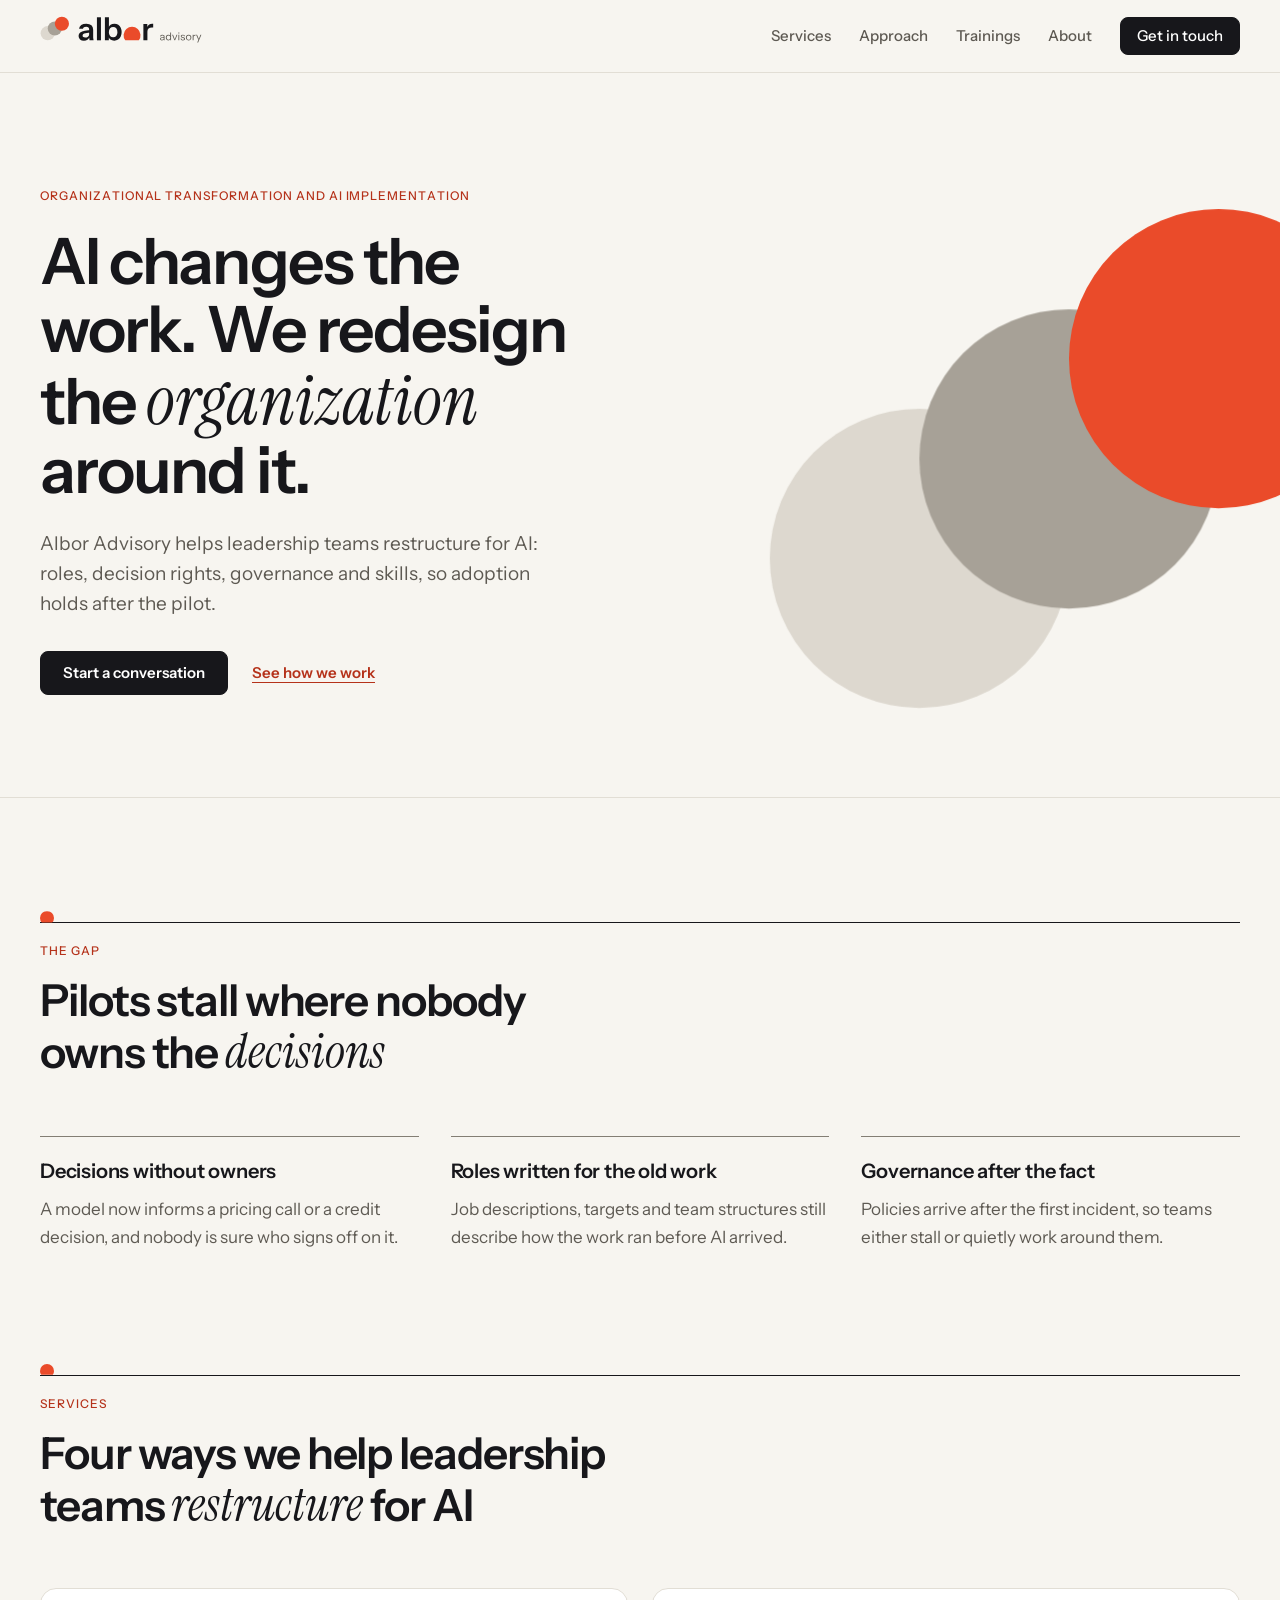
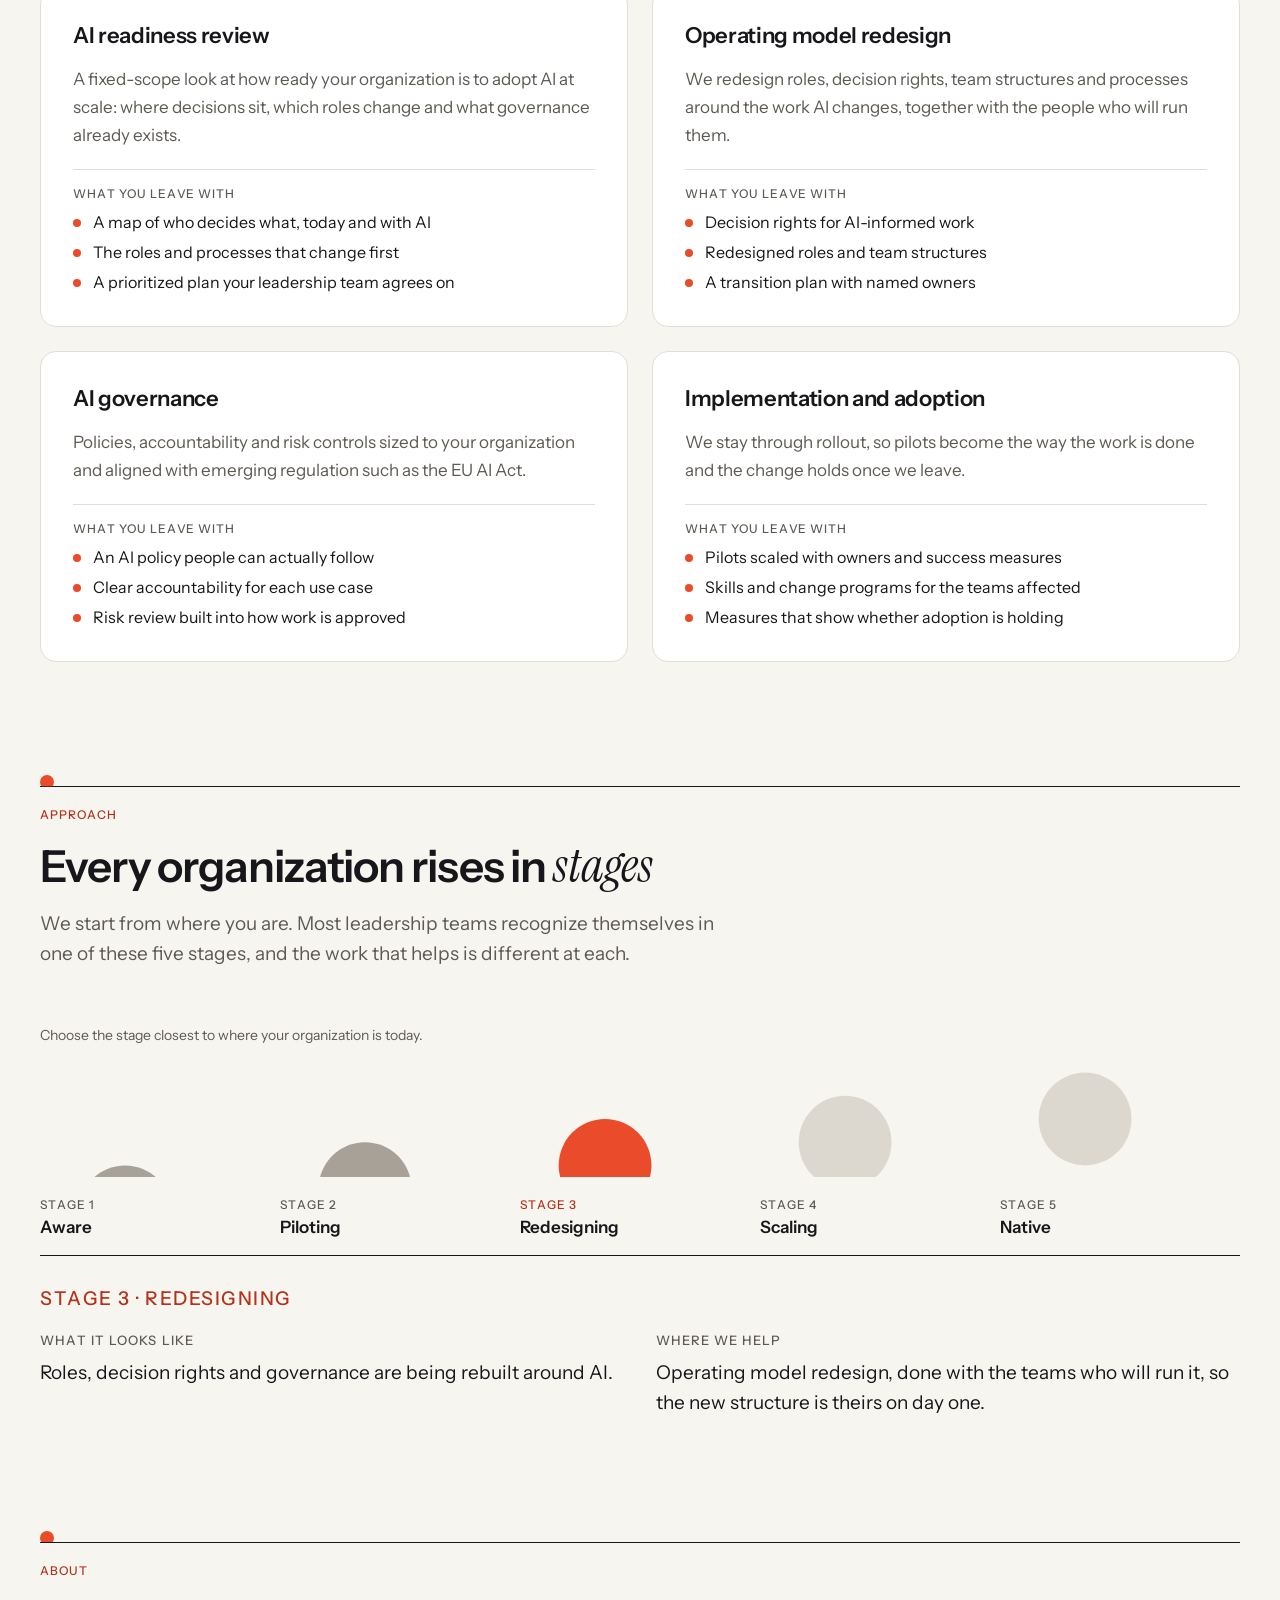
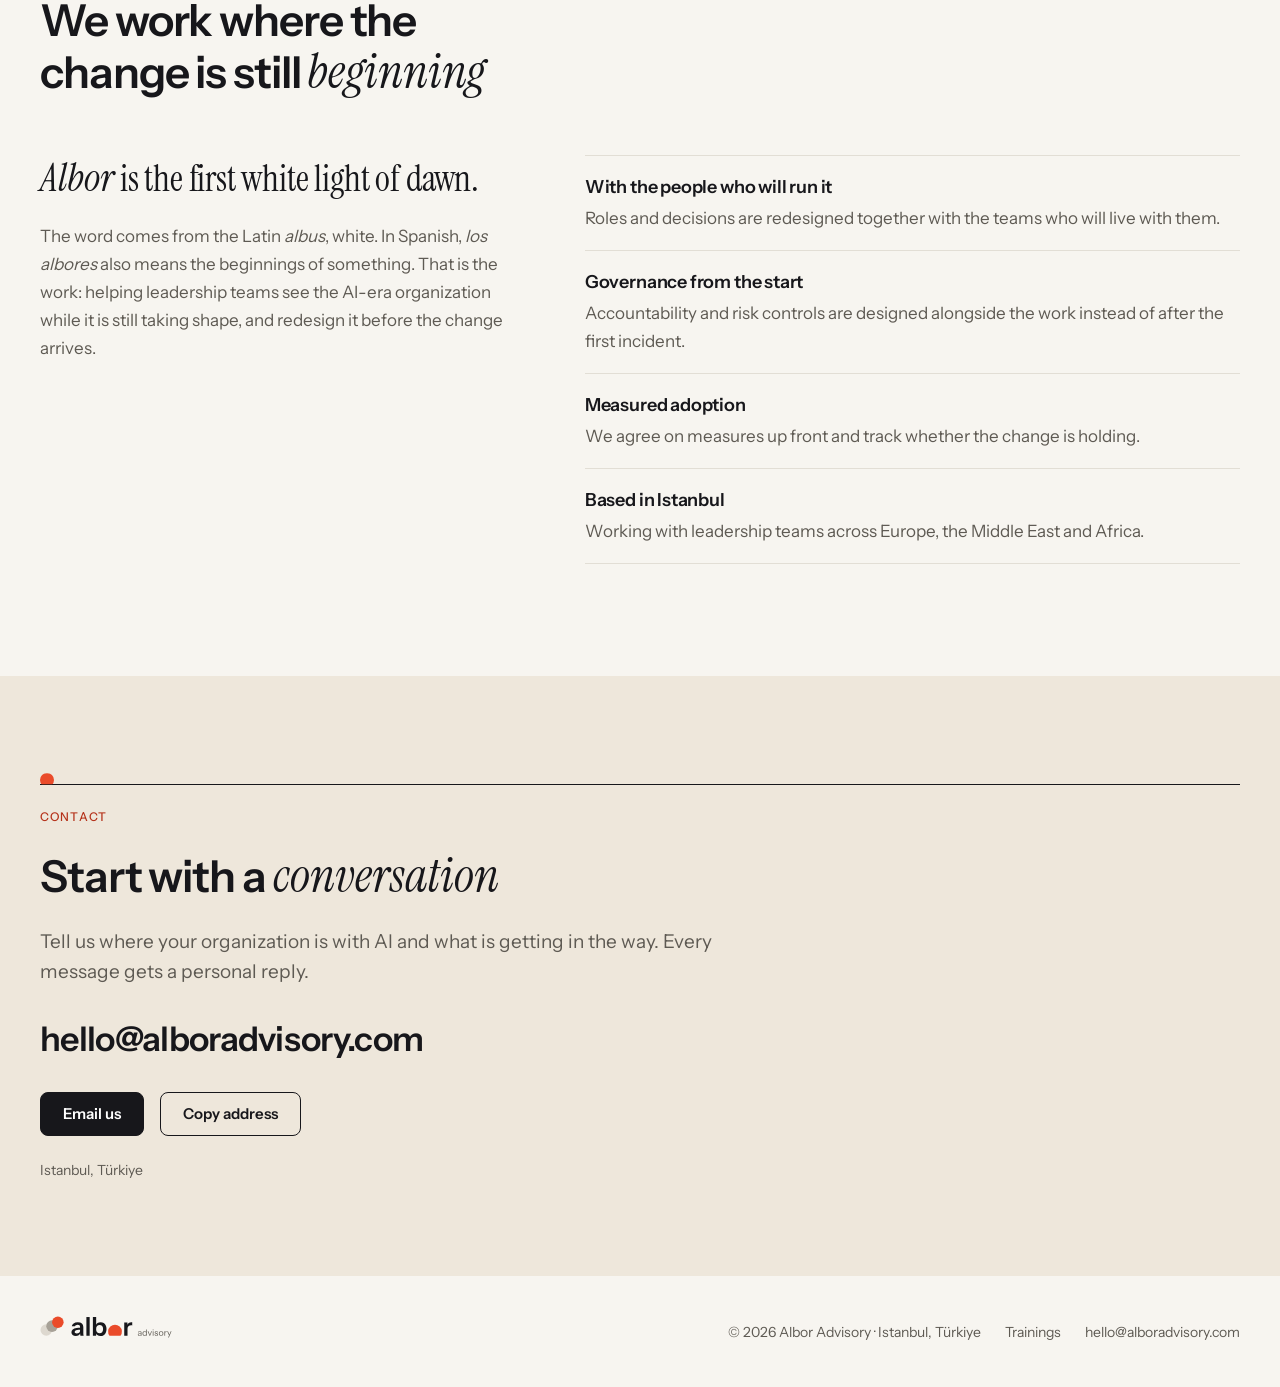
<file: index.html>
<!doctype html>
<html lang="en">
<head>
<meta charset="utf-8">
<meta name="viewport" content="width=device-width, initial-scale=1, viewport-fit=cover">
<title>Albor Advisory</title>
<meta name="description" content="Albor Advisory helps leadership teams restructure for AI: roles, decision rights, governance and skills, so adoption holds after the pilot. Based in Istanbul.">
<link rel="canonical" href="https://alboradvisory.com/">
<meta property="og:type" content="website">
<meta property="og:url" content="https://alboradvisory.com/">
<meta property="og:title" content="Albor Advisory">
<meta property="og:description" content="Organizational transformation and AI implementation. We redesign the organization around the work AI changes.">
<meta property="og:image" content="https://alboradvisory.com/og-image.png">
<meta property="og:image:width" content="1200">
<meta property="og:image:height" content="630">
<meta name="twitter:card" content="summary_large_image">
<meta name="theme-color" content="#F7F5F0" media="(prefers-color-scheme: light)">
<meta name="theme-color" content="#121214" media="(prefers-color-scheme: dark)">
<link rel="icon" href="favicon.svg" type="image/svg+xml">
<link rel="icon" href="favicon-32.png" sizes="32x32" type="image/png">
<link rel="apple-touch-icon" href="apple-touch-icon.png">
<script type="application/ld+json">
{"@context": "https://schema.org", "@type": "ProfessionalService", "name": "Albor Advisory", "url": "https://alboradvisory.com/",
 "logo": "https://alboradvisory.com/assets/albor-lockup-light.svg", "email": "hello@alboradvisory.com",
 "description": "Organizational transformation and AI implementation for leadership teams.",
 "address": {"@type": "PostalAddress", "addressLocality": "Istanbul", "addressCountry": "TR"}}
</script>
<style>
/* Layout: one editorial column on a 1200px grid; the sequence rises off the right edge of the hero; one linen band for contact. */
:root {
  --ground: #F7F5F0; --raised: #FFFFFF; --sunk: #EFECE5; --rule: #E2DED5; --rule-strong: #837E74;
  --ink: #17171B; --ink-muted: #5E5A53; --on-ink: #FFFFFF;
  --sun: #EA4B2A; --sun-text: #B5321A; --sun-soft: #FCE4DC;
  --dawn-1: #DDD8CF; --dawn-2: #A7A197; --stone: #E9E5DD; --linen: #EEE7DB;
  --font-sans: "Instrument Sans", "Helvetica Neue", "Segoe UI", Arial, sans-serif;
  --font-serif: "Instrument Serif", Georgia, "Times New Roman", serif;
  --max: 1200px; --measure: 680px; --gutter: clamp(20px, 4vw, 40px);
  --ease: cubic-bezier(.2, .7, .2, 1);
}
@media (prefers-color-scheme: dark) {
  :root:not([data-theme="light"]) {
    --ground: #121214; --raised: #1B1B1F; --sunk: #232328; --rule: #34343A; --rule-strong: #7F7F87;
    --ink: #F4F2EE; --ink-muted: #ABA8A2; --on-ink: #121214;
    --sun: #F05A3A; --sun-text: #FF8A70; --sun-soft: #3A1E17;
    --dawn-1: #4D4A44; --dawn-2: #8A857C; --stone: #26262B; --linen: #24221F;
    color-scheme: dark;
  }
}
:root[data-theme="dark"] {
  --ground: #121214; --raised: #1B1B1F; --sunk: #232328; --rule: #34343A; --rule-strong: #7F7F87;
  --ink: #F4F2EE; --ink-muted: #ABA8A2; --on-ink: #121214;
  --sun: #F05A3A; --sun-text: #FF8A70; --sun-soft: #3A1E17;
  --dawn-1: #4D4A44; --dawn-2: #8A857C; --stone: #26262B; --linen: #24221F;
  color-scheme: dark;
}

@font-face { font-family: "Instrument Sans"; src: url("fonts/InstrumentSans-Regular.woff2") format("woff2"); font-weight: 400; font-style: normal; font-display: swap; }
@font-face { font-family: "Instrument Sans"; src: url("fonts/InstrumentSans-Medium.woff2") format("woff2"); font-weight: 500; font-style: normal; font-display: swap; }
@font-face { font-family: "Instrument Sans"; src: url("fonts/InstrumentSans-SemiBold.woff2") format("woff2"); font-weight: 600; font-style: normal; font-display: swap; }
@font-face { font-family: "Instrument Serif"; src: url("fonts/InstrumentSerif-Regular.woff2") format("woff2"); font-weight: 400; font-style: normal; font-display: swap; }
@font-face { font-family: "Instrument Serif"; src: url("fonts/InstrumentSerif-Italic.woff2") format("woff2"); font-weight: 400; font-style: italic; font-display: swap; }

*, *::before, *::after { box-sizing: border-box; }
html { scroll-behavior: smooth; scroll-padding-top: 88px; }
@media (prefers-reduced-motion: reduce) { html { scroll-behavior: auto; } }
body { margin: 0; background: var(--ground); color: var(--ink); font-family: var(--font-sans); font-size: 17px; line-height: 28px; -webkit-font-smoothing: antialiased; text-rendering: optimizeLegibility; }
body::before { content: ""; position: fixed; inset: 0 0 auto; height: env(safe-area-inset-top, 0px); z-index: 10; background: var(--ground); }
img, svg { max-width: 100%; }
a { color: inherit; }
p { margin: 0; }
h1, h2, h3, h4 { margin: 0; font-weight: 600; text-wrap: balance; }
em { font-family: var(--font-serif); font-style: italic; font-weight: 400; font-size: 1.08em; letter-spacing: 0; }
:focus-visible { outline: 2px solid var(--ink); outline-offset: 3px; }
.skip { position: absolute; left: -9999px; top: 0; }
.skip:focus { left: max(16px, env(safe-area-inset-left, 0px)); top: 12px; z-index: 30; background: var(--ink); color: var(--on-ink); padding: 8px 14px; border-radius: 8px; text-decoration: none; }

.wrap { max-width: calc(var(--max) + 2 * var(--gutter)); margin: 0 auto; padding-left: max(var(--gutter), env(safe-area-inset-left, 0px)); padding-right: max(var(--gutter), env(safe-area-inset-right, 0px)); }

/* Logo files are fixed-color: show the dark file on dark grounds */
.logo-dark { display: none; }
@media (prefers-color-scheme: dark) { :root:not([data-theme="light"]) .logo-light { display: none; } :root:not([data-theme="light"]) .logo-dark { display: block; } }
:root[data-theme="dark"] .logo-light { display: none; }
:root[data-theme="dark"] .logo-dark { display: block; }

/* Header */
.site-header { position: sticky; top: env(safe-area-inset-top, 0px); z-index: 20; background: var(--ground); border-bottom: 1px solid var(--rule); }
.site-header .wrap { display: flex; align-items: center; justify-content: space-between; gap: 24px; height: 72px; }
.brand { display: block; flex: none; }
.brand img { height: 32px; width: auto; }
.nav { display: flex; align-items: center; gap: 28px; }
.nav a { font-size: 15px; line-height: 20px; font-weight: 500; text-decoration: none; color: var(--ink-muted); }
.nav a:hover { color: var(--ink); }
.nav .btn { color: var(--on-ink); }
@media (max-width: 760px) { .nav .nav__link { display: none; } }

/* Buttons */
.btn { font-family: var(--font-sans); font-size: 15px; line-height: 20px; font-weight: 600; display: inline-flex; align-items: center; justify-content: center; gap: 8px; height: 44px; padding: 0 22px; border-radius: 8px; border: 1.5px solid var(--ink); background: transparent; color: var(--ink); cursor: pointer; text-decoration: none; white-space: nowrap; }
.btn:hover { background: var(--sunk); }
.btn--primary { background: var(--ink); color: var(--on-ink); }
.btn--primary:hover { background: var(--ink); opacity: .88; }
.btn--sm { height: 38px; padding: 0 16px; font-size: 14px; }
.link { font-size: 15px; font-weight: 600; color: var(--sun-text); text-decoration: underline; text-underline-offset: 4px; text-decoration-thickness: 1px; }
.link:hover { text-decoration-thickness: 2px; }

/* Shared type */
.eyebrow { font-size: 12px; line-height: 16px; font-weight: 500; letter-spacing: .08em; text-transform: uppercase; color: var(--sun-text); }
.rule { display: block; position: relative; height: 13px; overflow: hidden; }
.rule::before { content: ""; position: absolute; left: 0; right: 0; bottom: 0; height: 1px; background: var(--ink); }
.rule::after { content: ""; position: absolute; left: 0; bottom: -2px; width: 14px; height: 14px; border-radius: 50%; background: var(--sun); clip-path: inset(0 0 20% 0); }
.h2 { font-size: clamp(30px, 4.2vw, 44px); line-height: 1.14; letter-spacing: -.025em; max-width: 820px; }
.lead { font-size: 19px; line-height: 30px; color: var(--ink-muted); max-width: var(--measure); }
.section { padding-block: clamp(72px, 9vw, 112px) 0; }
.section__head { display: grid; gap: 16px; margin-bottom: clamp(40px, 5vw, 56px); }
.section__head .eyebrow { margin-top: 4px; }

/* Hero */
.hero { position: relative; overflow: hidden; border-bottom: 1px solid var(--rule); }
.hero__art { position: absolute; top: 0; right: 0; width: 44%; height: 100%; display: block; }
.hero__art .d1 { fill: var(--dawn-1); } .hero__art .d2 { fill: var(--dawn-2); } .hero__art .sun { fill: var(--sun); }
.hero__art circle { transform-box: fill-box; transform-origin: center; animation: frame .9s var(--ease) both; }
.hero__art .d2 { animation-delay: .18s; } .hero__art .sun { animation-delay: .36s; }
@keyframes frame { from { opacity: 0; transform: translate(-18px, 18px) scale(.9); } to { opacity: 1; transform: none; } }
@media (prefers-reduced-motion: reduce) { .hero__art circle { animation: none; } }
.hero__inner { position: relative; padding-block: clamp(64px, 9vw, 120px) clamp(64px, 8vw, 104px); }
.hero__text { max-width: 600px; display: grid; gap: 24px; }
.hero h1 { font-size: clamp(40px, 6vw, 64px); line-height: 1.06; letter-spacing: -.03em; }
.hero .lead { max-width: 540px; }
.hero__actions { display: flex; flex-wrap: wrap; align-items: center; gap: 16px 24px; margin-top: 8px; }
@media (max-width: 1080px) {
  .hero__art { position: static; width: 100%; height: clamp(160px, 34vw, 280px); }
  .hero__inner { padding-block: 32px 72px; }
}

/* Gap: three statements */
.gap { display: grid; grid-template-columns: repeat(3, minmax(0, 1fr)); gap: 32px; }
.gap__item { border-top: 1px solid var(--rule-strong); padding-top: 20px; display: grid; gap: 10px; align-content: start; }
.gap__item h3 { font-size: 20px; line-height: 28px; letter-spacing: -.01em; }
.gap__item p { color: var(--ink-muted); }
@media (max-width: 860px) { .gap { grid-template-columns: 1fr; gap: 28px; } }

/* Services */
.services { display: grid; grid-template-columns: repeat(2, minmax(0, 1fr)); gap: 24px; }
.service { background: var(--raised); border: 1px solid var(--rule); border-radius: 16px; padding: 32px; display: grid; gap: 14px; align-content: start; }
.service h3 { font-size: 22px; line-height: 30px; letter-spacing: -.015em; }
.service > p { color: var(--ink-muted); }
.service__out { border-top: 1px solid var(--rule); padding-top: 16px; margin-top: 6px; display: grid; gap: 8px; }
.service__out .label { font-size: 12px; line-height: 16px; font-weight: 500; letter-spacing: .08em; text-transform: uppercase; color: var(--ink-muted); }
.service ul { margin: 0; padding: 0; list-style: none; display: grid; gap: 6px; }
.service li { position: relative; padding-left: 20px; font-size: 16px; line-height: 24px; }
.service li::before { content: ""; position: absolute; left: 0; top: 9px; width: 8px; height: 8px; border-radius: 50%; background: var(--sun); }
@media (max-width: 860px) { .services { grid-template-columns: 1fr; } .service { padding: 24px; } }

/* The rise: five stages, choose yours */
.rise__hint { font-size: 14px; line-height: 20px; color: var(--ink-muted); margin-bottom: 16px; }
.rise__stages { display: grid; grid-template-columns: repeat(5, minmax(0, 1fr)); border-bottom: 1px solid var(--ink); }
.stage { appearance: none; background: none; border: 0; padding: 0 8px 0 0; text-align: left; cursor: pointer; color: inherit; font: inherit; display: grid; gap: 0; border-radius: 8px 8px 0 0; }
.stage svg { display: block; width: 100%; height: auto; }
.stage .disc { fill: var(--dawn-1); transition: fill .3s var(--ease), transform .5s var(--ease); }
.stage.is-past .disc { fill: var(--dawn-2); }
.stage.is-now .disc { fill: var(--sun); }
.stage:hover .disc { transform: translateY(-3px); }
.stage__n { font-size: 12px; line-height: 16px; font-weight: 500; letter-spacing: .08em; text-transform: uppercase; color: var(--ink-muted); }
.stage.is-now .stage__n { color: var(--sun-text); }
.stage__label { display: grid; gap: 2px; padding: 12px 0 16px; }
.stage__name { font-size: 17px; line-height: 24px; font-weight: 600; }
.rise__detail { display: grid; grid-template-columns: minmax(0, 1fr) minmax(0, 1fr); gap: 16px 32px; padding-top: 28px; }
.rise__detail h3 { font-size: 13px; line-height: 20px; font-weight: 500; letter-spacing: .08em; text-transform: uppercase; color: var(--ink-muted); margin-bottom: 8px; }
.rise__detail p { font-size: 19px; line-height: 30px; }
@media (max-width: 760px) {
  .stage__n { font-size: 11px; letter-spacing: .04em; }
  .stage__name { font-size: 14px; line-height: 20px; }
  .rise__detail { grid-template-columns: 1fr; gap: 20px; }
  .rise__detail p { font-size: 17px; line-height: 28px; }
}
.stage__num { display: none; font-size: 15px; line-height: 20px; font-weight: 600; }
.stage.is-now .stage__num { color: var(--sun-text); }
.rise__now { grid-column: 1 / -1; }
@media (max-width: 560px) { .stage__n, .stage__name { display: none; } .stage__num { display: block; } .stage__label { padding: 10px 0 12px; } }

/* About */
.about { display: grid; grid-template-columns: minmax(0, 5fr) minmax(0, 7fr); gap: clamp(32px, 6vw, 96px); }
.about__name { display: grid; gap: 20px; align-content: start; }
.about__name blockquote { margin: 0; font-family: var(--font-serif); font-size: clamp(28px, 3.4vw, 36px); line-height: 1.2; letter-spacing: -.005em; text-wrap: balance; }
.about__name p { color: var(--ink-muted); }
.principles { list-style: none; margin: 0; padding: 0; display: grid; }
.principles li { border-top: 1px solid var(--rule); padding: 18px 0; display: grid; gap: 4px; }
.principles li:last-child { border-bottom: 1px solid var(--rule); }
.principles b { font-size: 18px; line-height: 26px; font-weight: 600; letter-spacing: -.01em; }
.principles span { color: var(--ink-muted); }
@media (max-width: 860px) { .about { grid-template-columns: 1fr; } }

/* Contact band */
.contact { background: var(--linen); margin-top: clamp(72px, 9vw, 112px); }
.contact .wrap { padding-block: clamp(64px, 8vw, 96px); display: grid; gap: 24px; }
.contact__mail { display: flex; flex-wrap: wrap; align-items: center; gap: 12px 16px; margin-top: 8px; }
.contact__addr { font-size: clamp(24px, 3.4vw, 34px); line-height: 1.2; font-weight: 600; letter-spacing: -.02em; user-select: all; overflow-wrap: anywhere; }
.contact__note { font-size: 14px; line-height: 20px; color: var(--ink-muted); min-height: 20px; }
.contact .btn:hover { background: var(--raised); }
.contact .btn--primary:hover { background: var(--ink); }

/* Footer */
.site-footer { padding-block: 40px calc(40px + env(safe-area-inset-bottom, 0px)); }
.site-footer .wrap { display: flex; flex-wrap: wrap; align-items: center; justify-content: space-between; gap: 20px 32px; }
.site-footer img { height: 26px; width: auto; }
.site-footer p, .site-footer a { font-size: 14px; line-height: 20px; color: var(--ink-muted); }
.site-footer a { text-decoration: none; }
.site-footer a:hover { color: var(--ink); text-decoration: underline; }
.foot-meta { display: flex; flex-wrap: wrap; gap: 8px 24px; }
</style>
</head>
<body>
<a class="skip" href="#main">Skip to content</a>

<header class="site-header">
  <div class="wrap">
    <a class="brand" href="#top" aria-label="Albor Advisory, back to top">
      <img class="logo-light" src="assets/albor-lockup-light.svg" alt="Albor Advisory" width="163" height="32">
      <img class="logo-dark" src="assets/albor-lockup-dark.svg" alt="Albor Advisory" width="163" height="32">
    </a>
    <nav class="nav" aria-label="Main">
      <a class="nav__link" href="#services">Services</a>
      <a class="nav__link" href="#approach">Approach</a>
      <a class="nav__link" href="trainings/">Trainings</a>
      <a class="nav__link" href="#about">About</a>
      <a class="btn btn--primary btn--sm" href="#contact">Get in touch</a>
    </nav>
  </div>
</header>

<main id="main">
  <section class="hero" id="top" aria-labelledby="hero-title">
    <!-- the sequence at hero scale: three frames r 170, the mark's own spacing (1 radius across, 2/3 radius up), the sun bleeding off the right edge -->
    <svg class="hero__art" viewBox="0 0 640 600" preserveAspectRatio="xMaxYMid meet" aria-hidden="true" focusable="false">
      <circle class="d1" cx="230" cy="440" r="170"/>
      <circle class="d2" cx="400" cy="327" r="170"/>
      <circle class="sun" cx="570" cy="213" r="170"/>
    </svg>
    <div class="wrap hero__inner">
      <div class="hero__text">
        <p class="eyebrow">Organizational transformation and AI implementation</p>
        <h1 id="hero-title">AI changes the work. We redesign the <em>organization</em> around it.</h1>
        <p class="lead">Albor Advisory helps leadership teams restructure for AI: roles, decision rights, governance and skills, so adoption holds after the pilot.</p>
        <div class="hero__actions">
          <a class="btn btn--primary" href="#contact">Start a conversation</a>
          <a class="link" href="#approach">See how we work</a>
        </div>
      </div>
    </div>
  </section>

  <section class="section" id="gap" aria-labelledby="gap-title">
    <div class="wrap">
      <div class="section__head">
        <span class="rule" aria-hidden="true"></span>
        <p class="eyebrow">The gap</p>
        <h2 class="h2" id="gap-title">Pilots stall where nobody owns the <em>decisions</em></h2>
      </div>
      <div class="gap">
        <div class="gap__item">
          <h3>Decisions without owners</h3>
          <p>A model now informs a pricing call or a credit decision, and nobody is sure who signs off on it.</p>
        </div>
        <div class="gap__item">
          <h3>Roles written for the old work</h3>
          <p>Job descriptions, targets and team structures still describe how the work ran before AI arrived.</p>
        </div>
        <div class="gap__item">
          <h3>Governance after the fact</h3>
          <p>Policies arrive after the first incident, so teams either stall or quietly work around them.</p>
        </div>
      </div>
    </div>
  </section>

  <section class="section" id="services" aria-labelledby="services-title">
    <div class="wrap">
      <div class="section__head">
        <span class="rule" aria-hidden="true"></span>
        <p class="eyebrow">Services</p>
        <h2 class="h2" id="services-title">Four ways we help leadership teams <em>restructure</em> for AI</h2>
      </div>
      <div class="services">
        <article class="service">
          <h3>AI readiness review</h3>
          <p>A fixed-scope look at how ready your organization is to adopt AI at scale: where decisions sit, which roles change and what governance already exists.</p>
          <div class="service__out">
            <p class="label">What you leave with</p>
            <ul>
              <li>A map of who decides what, today and with AI</li>
              <li>The roles and processes that change first</li>
              <li>A prioritized plan your leadership team agrees on</li>
            </ul>
          </div>
        </article>
        <article class="service">
          <h3>Operating model redesign</h3>
          <p>We redesign roles, decision rights, team structures and processes around the work AI changes, together with the people who will run them.</p>
          <div class="service__out">
            <p class="label">What you leave with</p>
            <ul>
              <li>Decision rights for AI-informed work</li>
              <li>Redesigned roles and team structures</li>
              <li>A transition plan with named owners</li>
            </ul>
          </div>
        </article>
        <article class="service">
          <h3>AI governance</h3>
          <p>Policies, accountability and risk controls sized to your organization and aligned with emerging regulation such as the EU AI Act.</p>
          <div class="service__out">
            <p class="label">What you leave with</p>
            <ul>
              <li>An AI policy people can actually follow</li>
              <li>Clear accountability for each use case</li>
              <li>Risk review built into how work is approved</li>
            </ul>
          </div>
        </article>
        <article class="service">
          <h3>Implementation and adoption</h3>
          <p>We stay through rollout, so pilots become the way the work is done and the change holds once we leave.</p>
          <div class="service__out">
            <p class="label">What you leave with</p>
            <ul>
              <li>Pilots scaled with owners and success measures</li>
              <li>Skills and change programs for the teams affected</li>
              <li>Measures that show whether adoption is holding</li>
            </ul>
          </div>
        </article>
      </div>
    </div>
  </section>

  <section class="section" id="approach" aria-labelledby="approach-title">
    <div class="wrap">
      <div class="section__head">
        <span class="rule" aria-hidden="true"></span>
        <p class="eyebrow">Approach</p>
        <h2 class="h2" id="approach-title">Every organization rises in <em>stages</em></h2>
        <p class="lead">We start from where you are. Most leadership teams recognize themselves in one of these five stages, and the work that helps is different at each.</p>
      </div>
      <div class="rise">
        <p class="rise__hint" id="rise-hint">Choose the stage closest to where your organization is today.</p>
        <div class="rise__stages" role="group" aria-labelledby="rise-hint" id="stages"></div>
        <div class="rise__detail" aria-live="polite">
          <p class="eyebrow rise__now" id="rise-now">Stage 3 · Redesigning</p>
          <div><h3>What it looks like</h3><p id="rise-looks">Roles, decision rights and governance are being rebuilt around AI.</p></div>
          <div><h3>Where we help</h3><p id="rise-help">Operating model redesign, done with the teams who will run it, so the new structure is theirs on day one.</p></div>
        </div>
      </div>
    </div>
  </section>

  <section class="section" id="about" aria-labelledby="about-title">
    <div class="wrap">
      <div class="section__head">
        <span class="rule" aria-hidden="true"></span>
        <p class="eyebrow">About</p>
        <h2 class="h2" id="about-title">We work where the change is still <em>beginning</em></h2>
      </div>
      <div class="about">
        <div class="about__name">
          <blockquote><em>Albor</em> is the first white light of dawn.</blockquote>
          <p>The word comes from the Latin <i>albus</i>, white. In Spanish, <i>los albores</i> also means the beginnings of something. That is the work: helping leadership teams see the AI-era organization while it is still taking shape, and redesign it before the change arrives.</p>
        </div>
        <ul class="principles">
          <li><b>With the people who will run it</b><span>Roles and decisions are redesigned together with the teams who will live with them.</span></li>
          <li><b>Governance from the start</b><span>Accountability and risk controls are designed alongside the work instead of after the first incident.</span></li>
          <li><b>Measured adoption</b><span>We agree on measures up front and track whether the change is holding.</span></li>
          <li><b>Based in Istanbul</b><span>Working with leadership teams across Europe, the Middle East and Africa.</span></li>
        </ul>
      </div>
    </div>
  </section>

  <section class="contact" id="contact" aria-labelledby="contact-title">
    <div class="wrap">
      <span class="rule" aria-hidden="true"></span>
      <p class="eyebrow">Contact</p>
      <h2 class="h2" id="contact-title">Start with a <em>conversation</em></h2>
      <p class="lead">Tell us where your organization is with AI and what is getting in the way. Every message gets a personal reply.</p>
      <div class="contact__mail">
        <span class="contact__addr" id="addr">hello@alboradvisory.com</span>
      </div>
      <div class="contact__mail">
        <a class="btn btn--primary" href="mailto:hello@alboradvisory.com?subject=Albor%20Advisory">Email us</a>
        <button class="btn" type="button" id="copy">Copy address</button>
        <span class="contact__note" id="copy-note" role="status"></span>
      </div>
      <p class="contact__note">Istanbul, Türkiye</p>
    </div>
  </section>
</main>

<footer class="site-footer">
  <div class="wrap">
    <a href="#top" aria-label="Albor Advisory, back to top">
      <img class="logo-light" src="assets/albor-lockup-light.svg" alt="Albor Advisory" width="132" height="26">
      <img class="logo-dark" src="assets/albor-lockup-dark.svg" alt="Albor Advisory" width="132" height="26">
    </a>
    <div class="foot-meta">
      <p>© 2026 Albor Advisory · Istanbul, Türkiye</p>
      <a href="trainings/">Trainings</a>
      <a href="mailto:hello@alboradvisory.com">hello@alboradvisory.com</a>
    </div>
  </div>
</footer>

<script>
(function () {
  var STAGES = [
    { name: "Aware", looks: "Pilots run, but nothing changes in how the work is organized.",
      help: "A readiness review shows where AI fits, who should own it and what has to change first." },
    { name: "Piloting", looks: "Use cases are chosen, and their owners and risks are named.",
      help: "We turn pilots into decisions: named owners, success measures and a governance baseline." },
    { name: "Redesigning", looks: "Roles, decision rights and governance are being rebuilt around AI.",
      help: "Operating model redesign, done with the teams who will run it, so the new structure is theirs on day one." },
    { name: "Scaling", looks: "Adoption is spreading and measured against a baseline.",
      help: "Rollout, skills and change management, with measures that show whether adoption is holding." },
    { name: "Native", looks: "AI is part of how the work is designed from the start.",
      help: "Periodic reviews keep structure and governance in step as the technology moves." }
  ];
  var current = 2;
  var wrap = document.getElementById("stages");
  var HZ = 60;
  function disc(i) {
    // each stage lifts the sun 12 units further above the horizon
    var cy = HZ + 18 - i * 12;
    return '<svg viewBox="0 0 120 64" aria-hidden="true" focusable="false"><defs><clipPath id="sky' + i + '"><rect x="0" y="0" width="120" height="' + HZ + '"/></clipPath></defs>' +
      '<circle class="disc" cx="44" cy="' + cy + '" r="24" clip-path="url(#sky' + i + ')"/></svg>';
  }
  STAGES.forEach(function (s, i) {
    var b = document.createElement("button");
    b.type = "button"; b.className = "stage"; b.id = "stage-" + (i + 1);
    b.innerHTML = disc(i) + '<span class="stage__label"><span class="stage__n">Stage ' + (i + 1) + '</span><span class="stage__name">' + s.name + '</span><span class="stage__num" aria-hidden="true">' + (i + 1) + '</span></span>';
    b.setAttribute("aria-label", "Stage " + (i + 1) + ", " + s.name);
    b.addEventListener("click", function () { select(i); });
    wrap.appendChild(b);
  });
  function select(i) {
    current = i;
    Array.prototype.forEach.call(wrap.children, function (b, j) {
      b.classList.toggle("is-past", j < i);
      b.classList.toggle("is-now", j === i);
      b.setAttribute("aria-pressed", j === i ? "true" : "false");
    });
    document.getElementById("rise-now").textContent = "Stage " + (i + 1) + " · " + STAGES[i].name;
    document.getElementById("rise-looks").textContent = STAGES[i].looks;
    document.getElementById("rise-help").textContent = STAGES[i].help;
  }
  select(current);

  var copy = document.getElementById("copy"), note = document.getElementById("copy-note"), addr = document.getElementById("addr");
  function selectAddr() { var r = document.createRange(); r.selectNodeContents(addr); var s = window.getSelection(); s.removeAllRanges(); s.addRange(r); }
  copy.addEventListener("click", function () {
    var text = addr.textContent.trim();
    var done = function () { note.textContent = "Copied to your clipboard."; };
    var fallback = function () { selectAddr(); note.textContent = "Address selected. Press Ctrl+C or ⌘C to copy."; };
    try {
      if (navigator.clipboard && navigator.clipboard.writeText) navigator.clipboard.writeText(text).then(done, fallback);
      else fallback();
    } catch (e) { fallback(); }
  });
})();
</script>
</body>
</html>
</file>
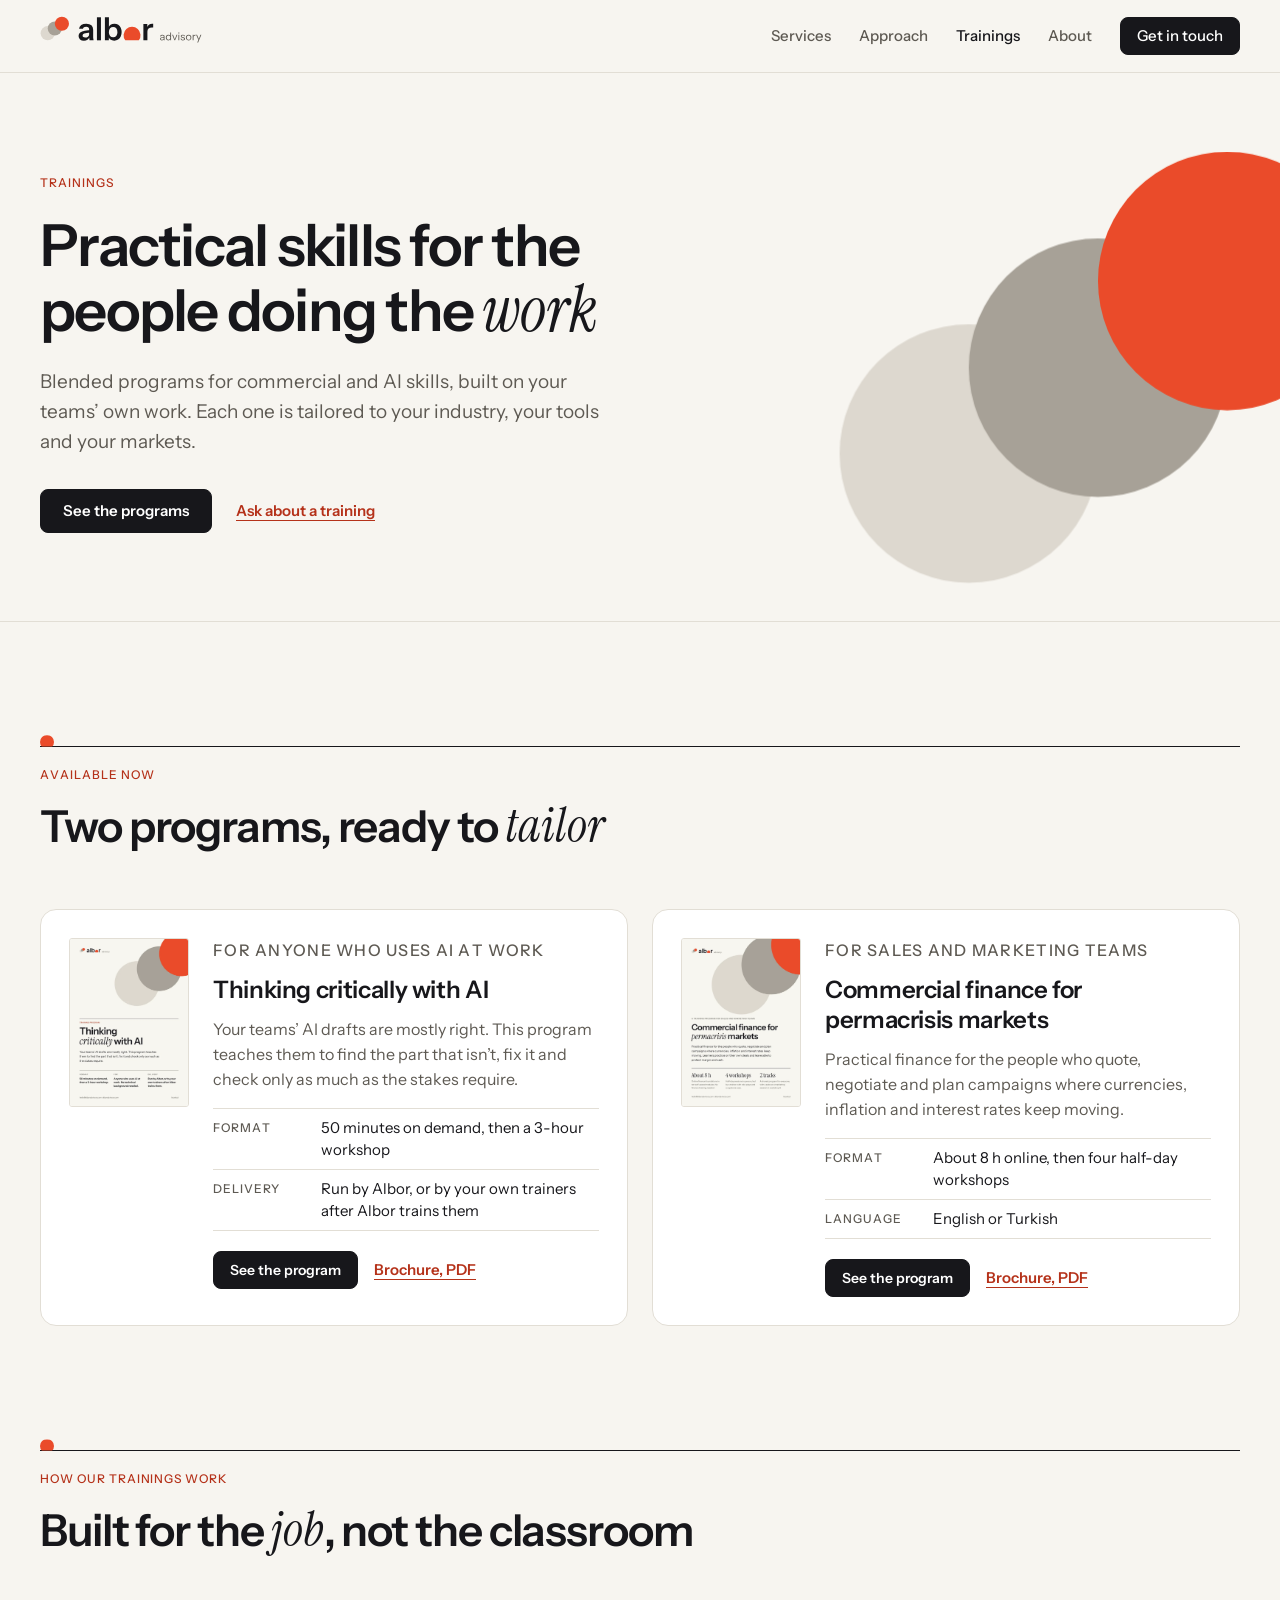
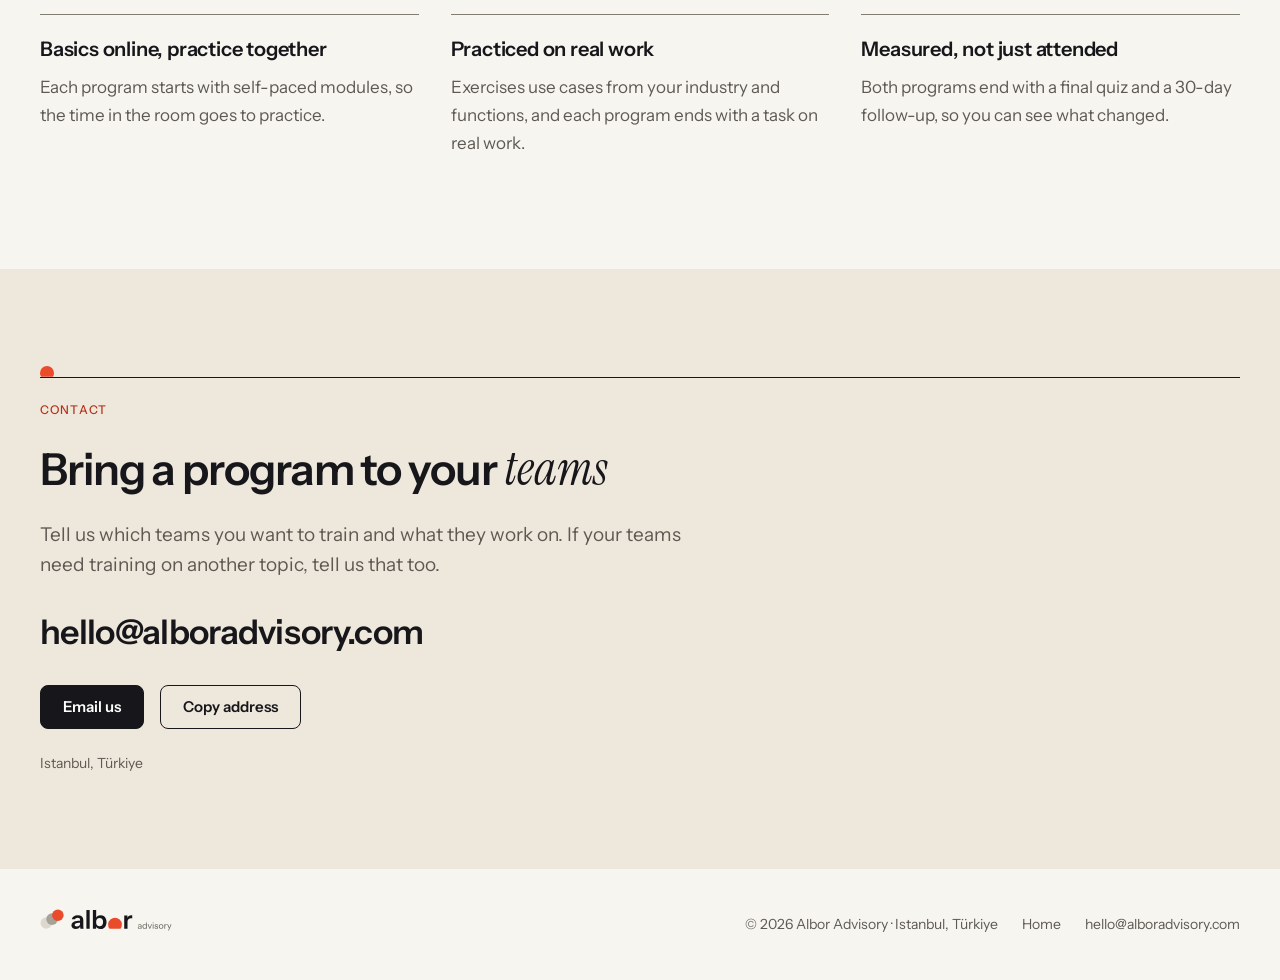
<file: trainings/index.html>
<!doctype html>
<html lang="en">
<head>
<meta charset="utf-8">
<meta name="viewport" content="width=device-width, initial-scale=1, viewport-fit=cover">
<title>Trainings · Albor Advisory</title>
<meta name="description" content="Blended training programs from Albor Advisory: Thinking critically with AI, and Commercial finance for permacrisis markets. Each one is tailored to your industry, your tools and your markets.">
<link rel="canonical" href="https://alboradvisory.com/trainings/">
<meta property="og:type" content="website">
<meta property="og:url" content="https://alboradvisory.com/trainings/">
<meta property="og:title" content="Trainings · Albor Advisory">
<meta property="og:description" content="Blended programs for commercial and AI skills, built on your teams' own work.">
<meta property="og:image" content="https://alboradvisory.com/og-image.png">
<meta property="og:image:width" content="1200">
<meta property="og:image:height" content="630">
<meta name="twitter:card" content="summary_large_image">
<meta name="theme-color" content="#F7F5F0" media="(prefers-color-scheme: light)">
<meta name="theme-color" content="#121214" media="(prefers-color-scheme: dark)">
<link rel="icon" href="/favicon.svg" type="image/svg+xml">
<link rel="icon" href="/favicon-32.png" sizes="32x32" type="image/png">
<link rel="apple-touch-icon" href="/apple-touch-icon.png">
<link rel="stylesheet" href="/trainings/trainings.css">
<script type="application/ld+json">
{"@context": "https://schema.org", "@type": "ItemList", "name": "Albor Advisory trainings",
 "itemListElement": [
  {"@type": "ListItem", "position": 1, "url": "https://alboradvisory.com/trainings/thinking-critically-with-ai", "name": "Thinking critically with AI"},
  {"@type": "ListItem", "position": 2, "url": "https://alboradvisory.com/trainings/commercial-finance-for-permacrisis-markets", "name": "Commercial finance for permacrisis markets"}]}
</script>
</head>
<body>
<a class="skip" href="#main">Skip to content</a>

<header class="site-header">
  <div class="wrap">
    <a class="brand" href="/" aria-label="Albor Advisory, home page">
      <img class="logo-light" src="/assets/albor-lockup-light.svg" alt="Albor Advisory" width="163" height="32">
      <img class="logo-dark" src="/assets/albor-lockup-dark.svg" alt="Albor Advisory" width="163" height="32">
    </a>
    <nav class="nav" aria-label="Main">
      <a class="nav__link" href="/#services">Services</a>
      <a class="nav__link" href="/#approach">Approach</a>
      <a class="nav__link is-current" href="/trainings/" aria-current="page">Trainings</a>
      <a class="nav__link" href="/#about">About</a>
      <a class="btn btn--primary btn--sm" href="#contact">Get in touch</a>
    </nav>
  </div>
</header>

<main id="main">
  <section class="hero" id="top" aria-labelledby="hero-title">
    <svg class="hero__art" viewBox="0 0 640 600" preserveAspectRatio="xMaxYMid meet" aria-hidden="true" focusable="false">
      <circle class="d1" cx="230" cy="440" r="170"/>
      <circle class="d2" cx="400" cy="327" r="170"/>
      <circle class="sun" cx="570" cy="213" r="170"/>
    </svg>
    <div class="wrap hero__inner">
      <div class="hero__text">
        <p class="eyebrow">Trainings</p>
        <h1 id="hero-title">Practical skills for the people doing the <em>work</em></h1>
        <p class="lead">Blended programs for commercial and AI skills, built on your teams’ own work. Each one is tailored to your industry, your tools and your markets.</p>
        <div class="hero__actions">
          <a class="btn btn--primary" href="#programs">See the programs</a>
          <a class="link" href="#contact">Ask about a training</a>
        </div>
      </div>
    </div>
  </section>

  <section class="section" id="programs" aria-labelledby="programs-title">
    <div class="wrap">
      <div class="section__head">
        <span class="rule" aria-hidden="true"></span>
        <p class="eyebrow">Available now</p>
        <h2 class="h2" id="programs-title">Two programs, ready to <em>tailor</em></h2>
      </div>
      <div class="programs">
        <article class="program">
          <a class="program__cover" href="/trainings/thinking-critically-with-ai" tabindex="-1" aria-hidden="true"><img src="/trainings/img/thinking-critically-with-ai-cover.webp" alt="" width="640" height="905" loading="lazy"></a>
          <div class="program__body">
            <p class="eyebrow">For anyone who uses AI at work</p>
            <h3><a href="/trainings/thinking-critically-with-ai">Thinking critically with AI</a></h3>
            <p>Your teams’ AI drafts are mostly right. This program teaches them to find the part that isn’t, fix it and check only as much as the stakes require.</p>
            <dl>
              <div><dt class="label">Format</dt><dd>50 minutes on demand, then a 3-hour workshop</dd></div>
              <div><dt class="label">Delivery</dt><dd>Run by Albor, or by your own trainers after Albor trains them</dd></div>
            </dl>
            <div class="program__actions">
              <a class="btn btn--primary btn--sm" href="/trainings/thinking-critically-with-ai">See the program</a>
              <a class="link" href="/trainings/brochures/albor-advisory-thinking-critically-with-ai.pdf" download>Brochure, PDF</a>
            </div>
          </div>
        </article>
        <article class="program">
          <a class="program__cover" href="/trainings/commercial-finance-for-permacrisis-markets" tabindex="-1" aria-hidden="true"><img src="/trainings/img/commercial-finance-for-permacrisis-markets-cover.webp" alt="" width="640" height="905" loading="lazy"></a>
          <div class="program__body">
            <p class="eyebrow">For sales and marketing teams</p>
            <h3><a href="/trainings/commercial-finance-for-permacrisis-markets">Commercial finance for permacrisis markets</a></h3>
            <p>Practical finance for the people who quote, negotiate and plan campaigns where currencies, inflation and interest rates keep moving.</p>
            <dl>
              <div><dt class="label">Format</dt><dd>About 8 h online, then four half-day workshops</dd></div>
              <div><dt class="label">Language</dt><dd>English or Turkish</dd></div>
            </dl>
            <div class="program__actions">
              <a class="btn btn--primary btn--sm" href="/trainings/commercial-finance-for-permacrisis-markets">See the program</a>
              <a class="link" href="/trainings/brochures/albor-advisory-commercial-finance-for-permacrisis-markets.pdf" download>Brochure, PDF</a>
            </div>
          </div>
        </article>
      </div>
    </div>
  </section>

  <section class="section" id="how" aria-labelledby="how-title">
    <div class="wrap">
      <div class="section__head">
        <span class="rule" aria-hidden="true"></span>
        <p class="eyebrow">How our trainings work</p>
        <h2 class="h2" id="how-title">Built for the <em>job</em>, not the classroom</h2>
      </div>
      <div class="ways">
        <div>
          <h3>Basics online, practice together</h3>
          <p>Each program starts with self-paced modules, so the time in the room goes to practice.</p>
        </div>
        <div>
          <h3>Practiced on real work</h3>
          <p>Exercises use cases from your industry and functions, and each program ends with a task on real work.</p>
        </div>
        <div>
          <h3>Measured, not just attended</h3>
          <p>Both programs end with a final quiz and a 30-day follow-up, so you can see what changed.</p>
        </div>
      </div>
    </div>
  </section>

  <section class="contact" id="contact" aria-labelledby="contact-title">
    <div class="wrap">
      <span class="rule" aria-hidden="true"></span>
      <p class="eyebrow">Contact</p>
      <h2 class="h2" id="contact-title">Bring a program to your <em>teams</em></h2>
      <p class="lead">Tell us which teams you want to train and what they work on. If your teams need training on another topic, tell us that too.</p>
      <div class="contact__mail">
        <span class="contact__addr" id="addr">hello@alboradvisory.com</span>
      </div>
      <div class="contact__mail">
        <a class="btn btn--primary" href="mailto:hello@alboradvisory.com?subject=Albor%20trainings">Email us</a>
        <button class="btn" type="button" id="copy">Copy address</button>
        <span class="contact__note" id="copy-note" role="status"></span>
      </div>
      <p class="contact__note">Istanbul, Türkiye</p>
    </div>
  </section>
</main>

<footer class="site-footer">
  <div class="wrap">
    <a href="/" aria-label="Albor Advisory, home page">
      <img class="logo-light" src="/assets/albor-lockup-light.svg" alt="Albor Advisory" width="132" height="26">
      <img class="logo-dark" src="/assets/albor-lockup-dark.svg" alt="Albor Advisory" width="132" height="26">
    </a>
    <div class="foot-meta">
      <p>© 2026 Albor Advisory · Istanbul, Türkiye</p>
      <a href="/">Home</a>
      <a href="mailto:hello@alboradvisory.com">hello@alboradvisory.com</a>
    </div>
  </div>
</footer>

<script src="/trainings/trainings.js" defer></script>
</body>
</html>
</file>
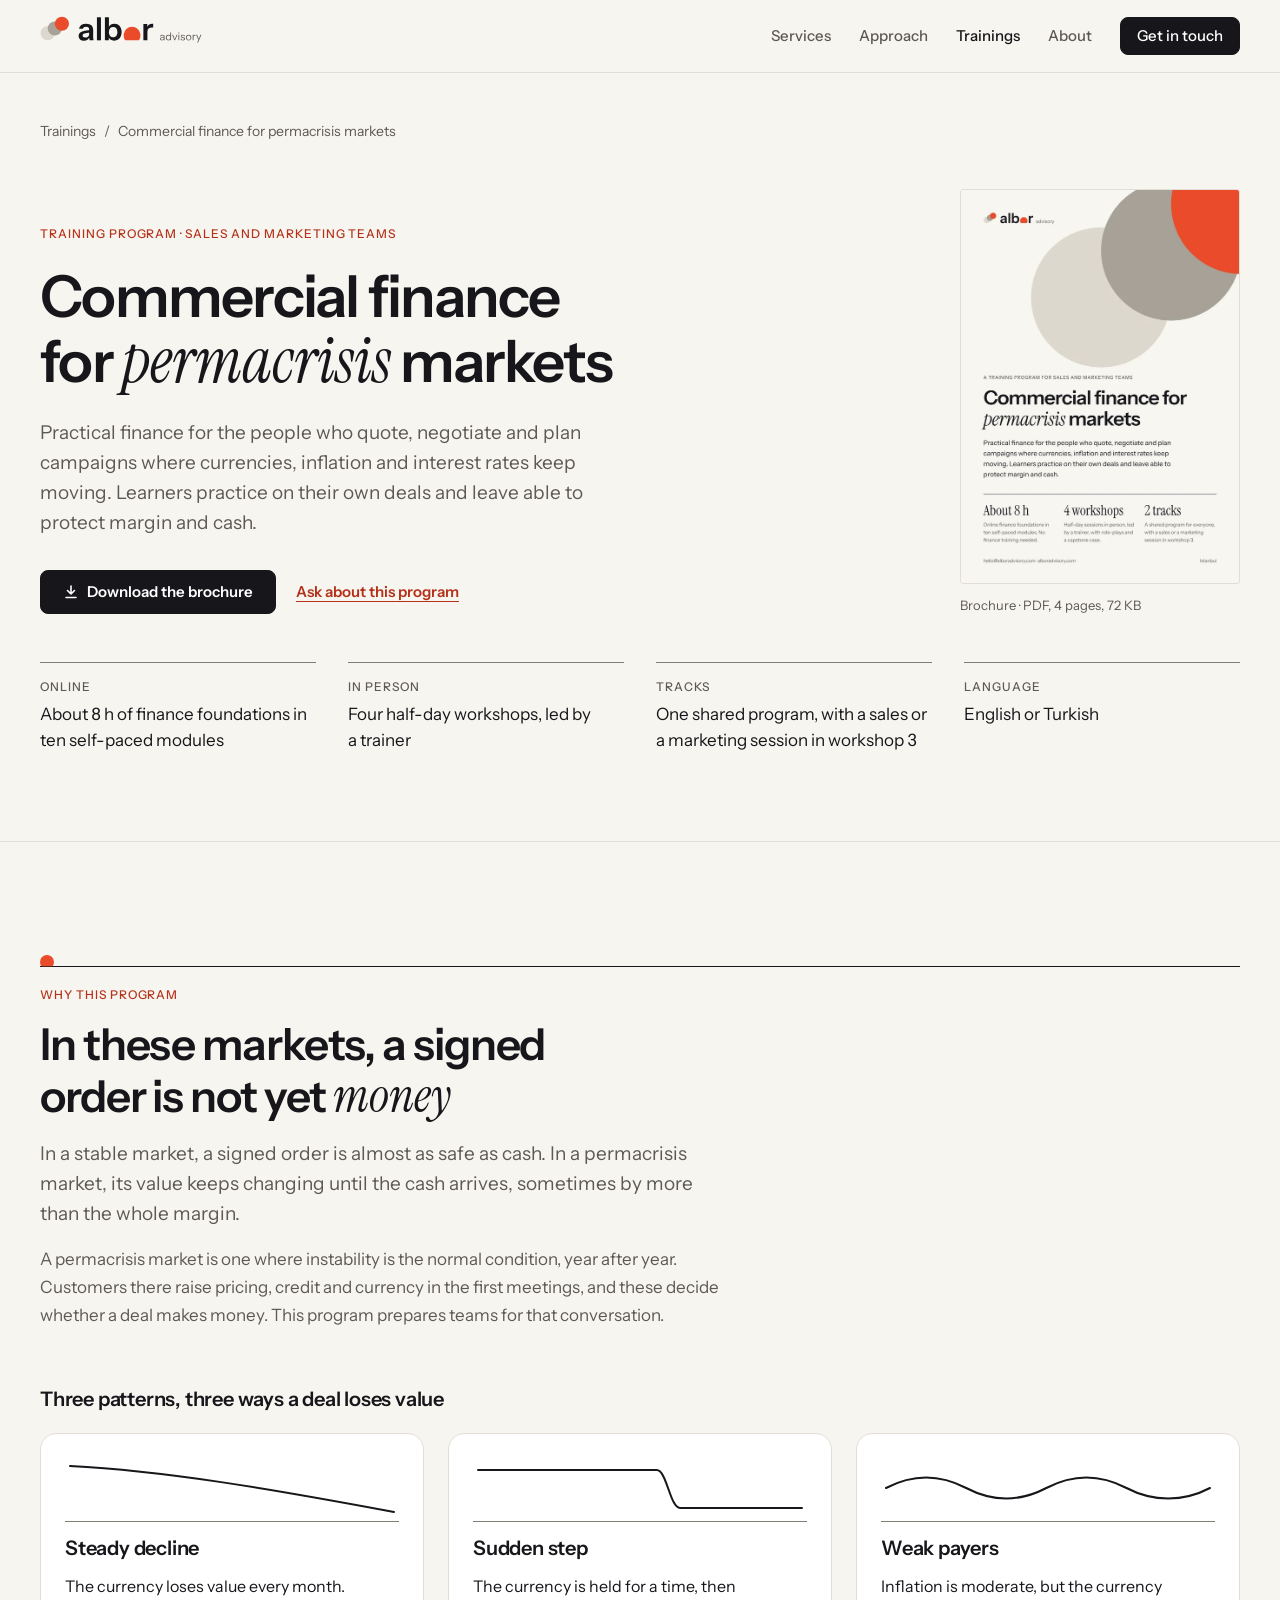
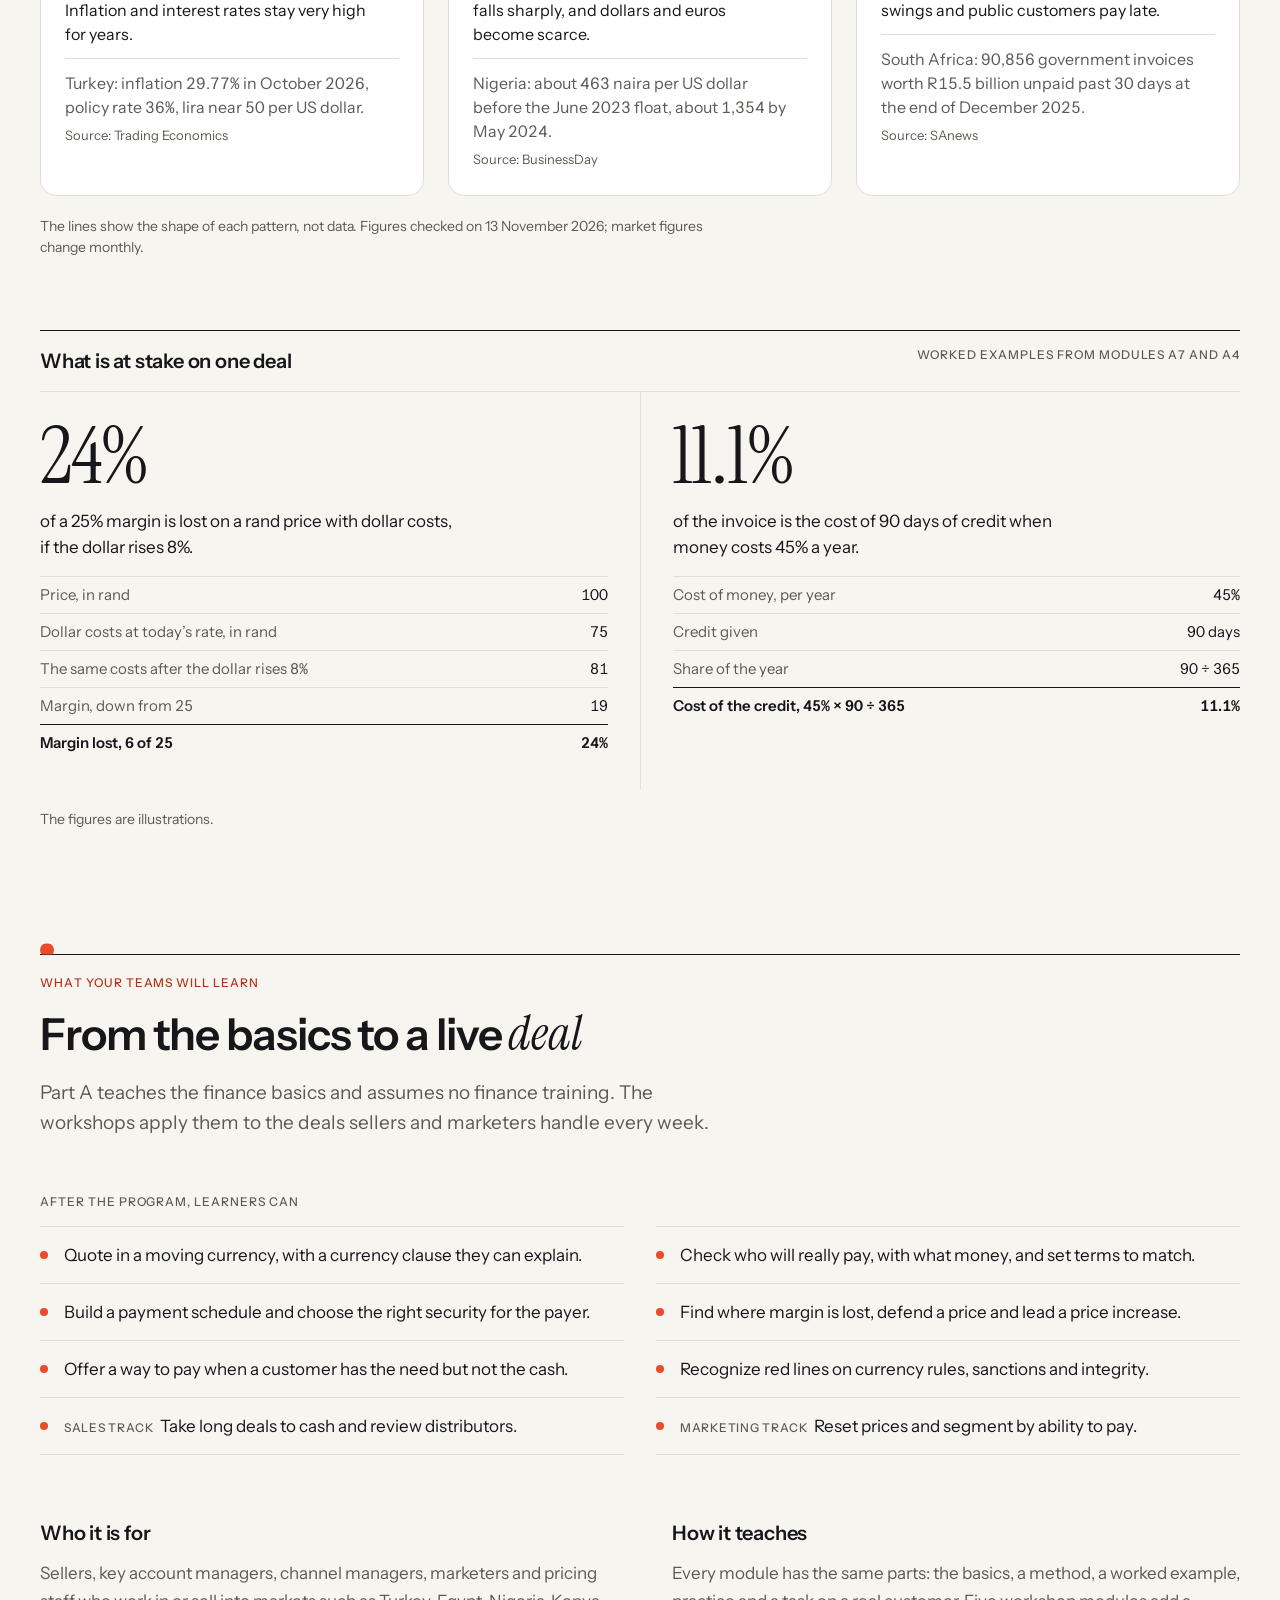
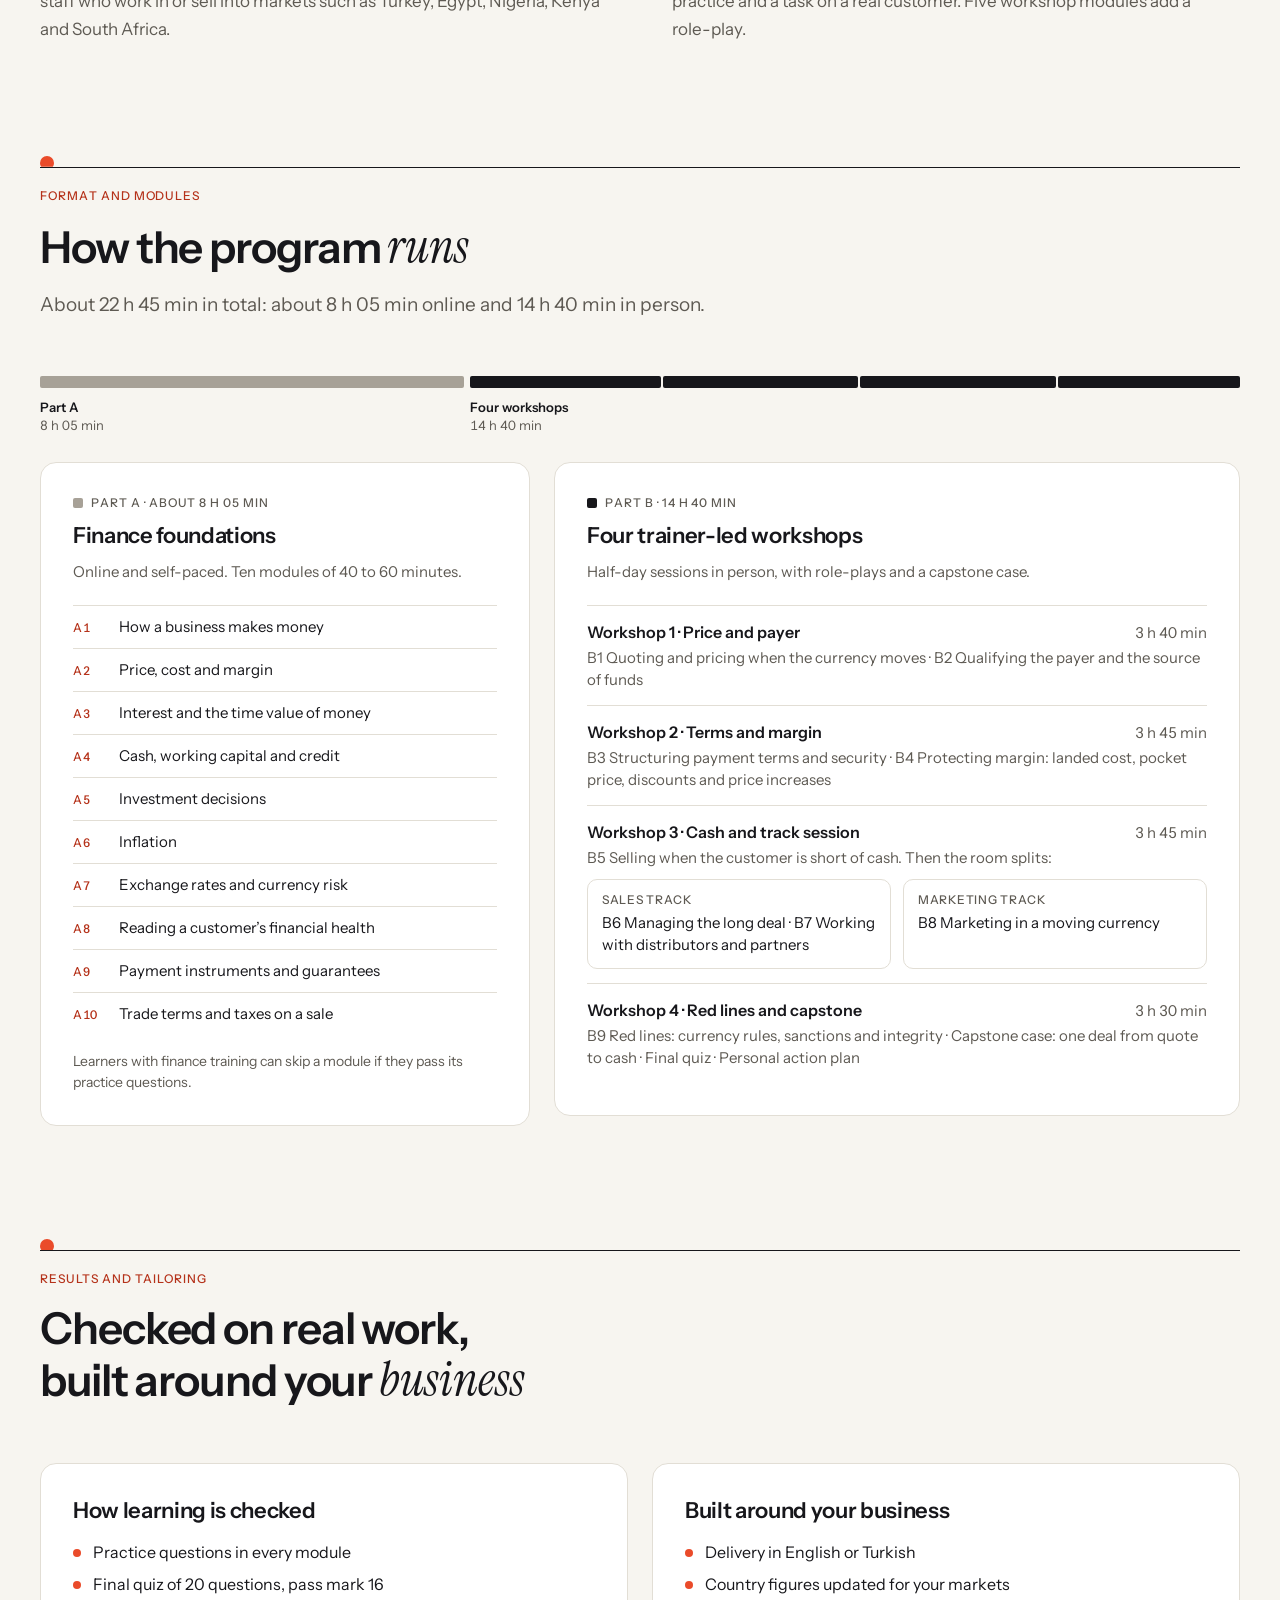
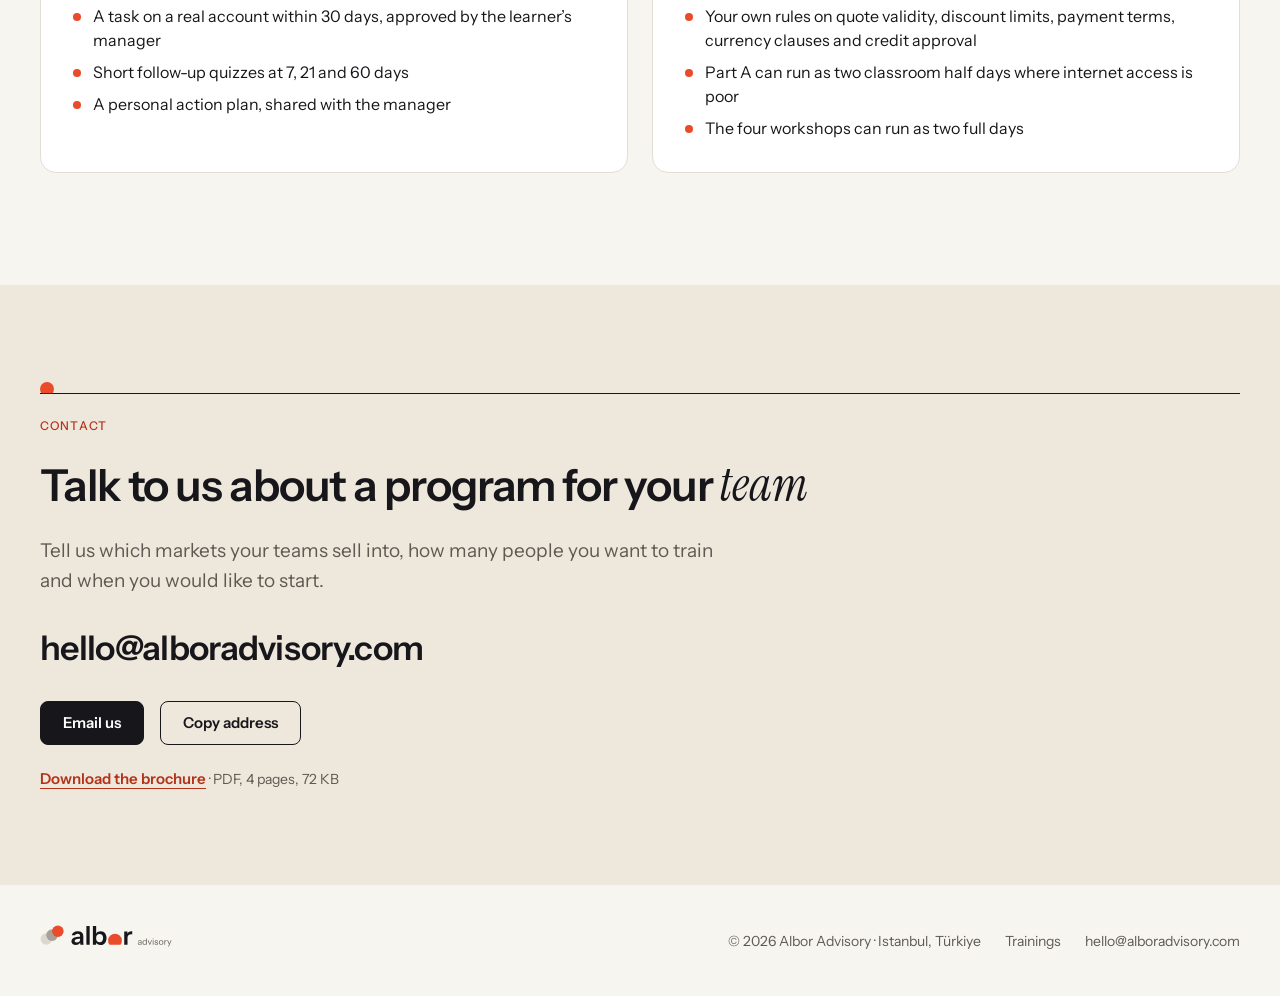
<file: trainings/commercial-finance-for-permacrisis-markets.html>
<!doctype html>
<html lang="en">
<head>
<meta charset="utf-8">
<meta name="viewport" content="width=device-width, initial-scale=1, viewport-fit=cover">
<title>Commercial finance for permacrisis markets · Albor Advisory</title>
<meta name="description" content="Practical finance for sales and marketing teams in markets where currencies, inflation and interest rates keep moving. About 8 hours online, then four half-day workshops on the teams' own deals.">
<link rel="canonical" href="https://alboradvisory.com/trainings/commercial-finance-for-permacrisis-markets">
<meta property="og:type" content="website">
<meta property="og:url" content="https://alboradvisory.com/trainings/commercial-finance-for-permacrisis-markets">
<meta property="og:title" content="Commercial finance for permacrisis markets · Albor Advisory">
<meta property="og:description" content="Practical finance for sales and marketing teams where currencies, inflation and interest rates keep moving.">
<meta property="og:image" content="https://alboradvisory.com/og-image.png">
<meta property="og:image:width" content="1200">
<meta property="og:image:height" content="630">
<meta name="twitter:card" content="summary_large_image">
<meta name="theme-color" content="#F7F5F0" media="(prefers-color-scheme: light)">
<meta name="theme-color" content="#121214" media="(prefers-color-scheme: dark)">
<link rel="icon" href="/favicon.svg" type="image/svg+xml">
<link rel="icon" href="/favicon-32.png" sizes="32x32" type="image/png">
<link rel="apple-touch-icon" href="/apple-touch-icon.png">
<link rel="stylesheet" href="/trainings/trainings.css">
<script type="application/ld+json">
{"@context": "https://schema.org", "@type": "Course", "name": "Commercial finance for permacrisis markets",
 "url": "https://alboradvisory.com/trainings/commercial-finance-for-permacrisis-markets",
 "description": "A blended program for sales and marketing teams: about 8 hours of online finance foundations, then four half-day workshops on protecting margin and cash where currencies, inflation and interest rates keep moving.",
 "inLanguage": ["en", "tr"],
 "provider": {"@type": "Organization", "name": "Albor Advisory", "url": "https://alboradvisory.com/"}}
</script>
</head>
<body>
<a class="skip" href="#main">Skip to content</a>

<header class="site-header">
  <div class="wrap">
    <a class="brand" href="/" aria-label="Albor Advisory, home page">
      <img class="logo-light" src="/assets/albor-lockup-light.svg" alt="Albor Advisory" width="163" height="32">
      <img class="logo-dark" src="/assets/albor-lockup-dark.svg" alt="Albor Advisory" width="163" height="32">
    </a>
    <nav class="nav" aria-label="Main">
      <a class="nav__link" href="/#services">Services</a>
      <a class="nav__link" href="/#approach">Approach</a>
      <a class="nav__link is-current" href="/trainings/">Trainings</a>
      <a class="nav__link" href="/#about">About</a>
      <a class="btn btn--primary btn--sm" href="#contact">Get in touch</a>
    </nav>
  </div>
</header>

<main id="main">
  <section class="phero" aria-labelledby="hero-title">
    <div class="wrap">
      <nav class="crumbs" aria-label="Breadcrumb"><a href="/trainings/">Trainings</a><span aria-hidden="true">/</span><span aria-current="page">Commercial finance for permacrisis markets</span></nav>
      <div class="phero__grid">
        <div class="phero__text">
          <p class="eyebrow">Training program · Sales and marketing teams</p>
          <h1 id="hero-title">Commercial finance for <em>permacrisis</em> markets</h1>
          <p class="lead">Practical finance for the people who quote, negotiate and plan campaigns where currencies, inflation and interest rates keep moving. Learners practice on their own deals and leave able to protect margin and cash.</p>
          <div class="phero__actions">
            <a class="btn btn--primary" href="/trainings/brochures/albor-advisory-commercial-finance-for-permacrisis-markets.pdf" download><svg viewBox="0 0 16 16" aria-hidden="true" focusable="false"><path d="M8 2v8M4.5 6.5 8 10l3.5-3.5M3 13.5h10" fill="none" stroke="currentColor" stroke-width="1.6" stroke-linecap="round" stroke-linejoin="round"/></svg>Download the brochure</a>
            <a class="link" href="#contact">Ask about this program</a>
          </div>
        </div>
        <figure class="cover">
          <a href="/trainings/brochures/albor-advisory-commercial-finance-for-permacrisis-markets.pdf" download aria-label="Download the brochure, PDF, 4 pages"><img src="/trainings/img/commercial-finance-for-permacrisis-markets-cover.webp" alt="Brochure cover for Commercial finance for permacrisis markets" width="640" height="905"></a>
          <figcaption>Brochure · PDF, 4 pages, 72 KB</figcaption>
        </figure>
      </div>
      <dl class="facts">
        <div><dt class="label">Online</dt><dd>About 8 h of finance foundations in ten self-paced modules</dd></div>
        <div><dt class="label">In person</dt><dd>Four half-day workshops, led by a trainer</dd></div>
        <div><dt class="label">Tracks</dt><dd>One shared program, with a sales or a marketing session in workshop 3</dd></div>
        <div><dt class="label">Language</dt><dd>English or Turkish</dd></div>
      </dl>
    </div>
  </section>

  <section class="section" id="why" aria-labelledby="why-title">
    <div class="wrap">
      <div class="section__head">
        <span class="rule" aria-hidden="true"></span>
        <p class="eyebrow">Why this program</p>
        <h2 class="h2" id="why-title">In these markets, a signed order is not yet <em>money</em></h2>
        <p class="lead">In a stable market, a signed order is almost as safe as cash. In a permacrisis market, its value keeps changing until the cash arrives, sometimes by more than the whole margin.</p>
        <p class="para">A permacrisis market is one where instability is the normal condition, year after year. Customers there raise pricing, credit and currency in the first meetings, and these decide whether a deal makes money. This program prepares teams for that conversation.</p>
      </div>

      <h3 class="subhead subhead--first">Three patterns, three ways a deal loses value</h3>
      <div class="patterns">
        <article class="pattern">
          <svg viewBox="0 0 200 64" preserveAspectRatio="none" aria-hidden="true" focusable="false"><line class="axis" x1="0" y1="63.5" x2="200" y2="63.5"/><path class="path" d="M3 8 C 60 13, 120 30, 197 54"/></svg>
          <h3>Steady decline</h3>
          <p>The currency loses value every month. Inflation and interest rates stay very high for years.</p>
          <p class="pattern__evidence">Turkey: inflation 29.77% in October 2026, policy rate 36%, lira near 50 per US dollar.<cite>Source: Trading Economics</cite></p>
        </article>
        <article class="pattern">
          <svg viewBox="0 0 200 64" preserveAspectRatio="none" aria-hidden="true" focusable="false"><line class="axis" x1="0" y1="63.5" x2="200" y2="63.5"/><path class="path" d="M3 12 H 110 C 116 12, 118 50, 124 50 H 197"/></svg>
          <h3>Sudden step</h3>
          <p>The currency is held for a time, then falls sharply, and dollars and euros become scarce.</p>
          <p class="pattern__evidence">Nigeria: about 463 naira per US dollar before the June 2023 float, about 1,354 by May 2024.<cite>Source: BusinessDay</cite></p>
        </article>
        <article class="pattern">
          <svg viewBox="0 0 200 64" preserveAspectRatio="none" aria-hidden="true" focusable="false"><line class="axis" x1="0" y1="63.5" x2="200" y2="63.5"/><path class="path" d="M3 30 C 19 16, 35 16, 51 30 S 83 44, 99 30 S 131 16, 147 30 S 181 44, 197 30"/></svg>
          <h3>Weak payers</h3>
          <p>Inflation is moderate, but the currency swings and public customers pay late.</p>
          <p class="pattern__evidence">South Africa: 90,856 government invoices worth R15.5 billion unpaid past 30 days at the end of December 2025.<cite>Source: SAnews</cite></p>
        </article>
      </div>
      <p class="note patterns__note">The lines show the shape of each pattern, not data. Figures checked on 13 November 2026; market figures change monthly.</p>

      <div class="worksheet">
        <div class="worksheet__head">
          <h3>What is at stake on one deal</h3>
          <p class="label">Worked examples from modules A7 and A4</p>
        </div>
        <div class="calc">
          <p class="calc__big">24%</p>
          <p class="calc__says">of a 25% margin is lost on a rand price with dollar costs, if the dollar rises 8%.</p>
          <table>
            <tbody>
              <tr><th scope="row">Price, in rand</th><td>100</td></tr>
              <tr><th scope="row">Dollar costs at today’s rate, in rand</th><td>75</td></tr>
              <tr><th scope="row">The same costs after the dollar rises 8%</th><td>81</td></tr>
              <tr><th scope="row">Margin, down from 25</th><td>19</td></tr>
              <tr class="total"><th scope="row">Margin lost, 6 of 25</th><td>24%</td></tr>
            </tbody>
          </table>
        </div>
        <div class="calc">
          <p class="calc__big">11.1%</p>
          <p class="calc__says">of the invoice is the cost of 90 days of credit when money costs 45% a year.</p>
          <table>
            <tbody>
              <tr><th scope="row">Cost of money, per year</th><td>45%</td></tr>
              <tr><th scope="row">Credit given</th><td>90 days</td></tr>
              <tr><th scope="row">Share of the year</th><td>90 ÷ 365</td></tr>
              <tr class="total"><th scope="row">Cost of the credit, 45% × 90 ÷ 365</th><td>11.1%</td></tr>
            </tbody>
          </table>
        </div>
      </div>
      <p class="note patterns__note">The figures are illustrations.</p>
    </div>
  </section>

  <section class="section" id="learn" aria-labelledby="learn-title">
    <div class="wrap">
      <div class="section__head">
        <span class="rule" aria-hidden="true"></span>
        <p class="eyebrow">What your teams will learn</p>
        <h2 class="h2" id="learn-title">From the basics to a live <em>deal</em></h2>
        <p class="lead">Part A teaches the finance basics and assumes no finance training. The workshops apply them to the deals sellers and marketers handle every week.</p>
      </div>
      <div class="outcomes outcomes--two">
        <h3 class="label">After the program, learners can</h3>
        <ul>
          <li>Quote in a moving currency, with a currency clause they can explain.</li>
          <li>Check who will really pay, with what money, and set terms to match.</li>
          <li>Build a payment schedule and choose the right security for the payer.</li>
          <li>Find where margin is lost, defend a price and lead a price increase.</li>
          <li>Offer a way to pay when a customer has the need but not the cash.</li>
          <li>Recognize red lines on currency rules, sanctions and integrity.</li>
          <li><span class="tag">Sales track</span>Take long deals to cash and review distributors.</li>
          <li><span class="tag">Marketing track</span>Reset prices and segment by ability to pay.</li>
        </ul>
      </div>
      <div class="split split--after">
        <div>
          <h3>Who it is for</h3>
          <p>Sellers, key account managers, channel managers, marketers and pricing staff who work in or sell into markets such as Turkey, Egypt, Nigeria, Kenya and South Africa.</p>
        </div>
        <div>
          <h3>How it teaches</h3>
          <p>Every module has the same parts: the basics, a method, a worked example, practice and a task on a real customer. Five workshop modules add a role-play.</p>
        </div>
      </div>
    </div>
  </section>

  <section class="section" id="format" aria-labelledby="format-title">
    <div class="wrap">
      <div class="section__head">
        <span class="rule" aria-hidden="true"></span>
        <p class="eyebrow">Format and modules</p>
        <h2 class="h2" id="format-title">How the program <em>runs</em></h2>
        <p class="lead">About 22 h 45 min in total: about 8 h 05 min online and 14 h 40 min in person.</p>
      </div>

      <!-- drawn to scale: each segment's flex-grow is its length in minutes -->
      <div class="timeline" style="grid-template-columns: 485fr 880fr" role="img" aria-label="Program timeline: about 8 hours 5 minutes online, then four workshops totaling 14 hours 40 minutes">
        <div class="timeline__part">
          <div class="timeline__segs"><span class="seg seg--a" style="flex-grow:485"></span></div>
          <p class="timeline__label"><b>Part A</b>8 h 05 min</p>
        </div>
        <div class="timeline__part">
          <div class="timeline__segs">
            <span class="seg" style="flex-grow:220"></span><span class="seg" style="flex-grow:225"></span><span class="seg" style="flex-grow:225"></span><span class="seg" style="flex-grow:210"></span>
          </div>
          <p class="timeline__label"><b>Four workshops</b>14 h 40 min</p>
        </div>
      </div>

      <div class="parts">
        <article class="part">
          <p class="part__kicker"><span class="swatch swatch--a" aria-hidden="true"></span><span class="label">Part A · About 8 h 05 min</span></p>
          <h3>Finance foundations</h3>
          <p class="part__meta">Online and self-paced. Ten modules of 40 to 60 minutes.</p>
          <ol class="modlist">
            <li><span class="agenda__code">A1</span><span>How a business makes money</span></li>
            <li><span class="agenda__code">A2</span><span>Price, cost and margin</span></li>
            <li><span class="agenda__code">A3</span><span>Interest and the time value of money</span></li>
            <li><span class="agenda__code">A4</span><span>Cash, working capital and credit</span></li>
            <li><span class="agenda__code">A5</span><span>Investment decisions</span></li>
            <li><span class="agenda__code">A6</span><span>Inflation</span></li>
            <li><span class="agenda__code">A7</span><span>Exchange rates and currency risk</span></li>
            <li><span class="agenda__code">A8</span><span>Reading a customer’s financial health</span></li>
            <li><span class="agenda__code">A9</span><span>Payment instruments and guarantees</span></li>
            <li><span class="agenda__code">A10</span><span>Trade terms and taxes on a sale</span></li>
          </ol>
          <p class="part__foot">Learners with finance training can skip a module if they pass its practice questions.</p>
        </article>
        <article class="part">
          <p class="part__kicker"><span class="swatch" aria-hidden="true"></span><span class="label">Part B · 14 h 40 min</span></p>
          <h3>Four trainer-led workshops</h3>
          <p class="part__meta">Half-day sessions in person, with role-plays and a capstone case.</p>
          <ol class="agenda agenda--plain">
            <li><span class="agenda__name">Workshop 1 · Price and payer</span><span class="agenda__min">3 h 40 min</span><span class="agenda__desc">B1 Quoting and pricing when the currency moves · B2 Qualifying the payer and the source of funds</span></li>
            <li><span class="agenda__name">Workshop 2 · Terms and margin</span><span class="agenda__min">3 h 45 min</span><span class="agenda__desc">B3 Structuring payment terms and security · B4 Protecting margin: landed cost, pocket price, discounts and price increases</span></li>
            <li>
              <span class="agenda__name">Workshop 3 · Cash and track session</span><span class="agenda__min">3 h 45 min</span>
              <span class="agenda__desc">B5 Selling when the customer is short of cash. Then the room splits:</span>
              <div class="fork">
                <div><span class="tag">Sales track</span><p>B6 Managing the long deal · B7 Working with distributors and partners</p></div>
                <div><span class="tag">Marketing track</span><p>B8 Marketing in a moving currency</p></div>
              </div>
            </li>
            <li><span class="agenda__name">Workshop 4 · Red lines and capstone</span><span class="agenda__min">3 h 30 min</span><span class="agenda__desc">B9 Red lines: currency rules, sanctions and integrity · Capstone case: one deal from quote to cash · Final quiz · Personal action plan</span></li>
          </ol>
        </article>
      </div>
    </div>
  </section>

  <section class="section" id="results" aria-labelledby="results-title">
    <div class="wrap">
      <div class="section__head">
        <span class="rule" aria-hidden="true"></span>
        <p class="eyebrow">Results and tailoring</p>
        <h2 class="h2" id="results-title">Checked on real work, built around your <em>business</em></h2>
      </div>
      <div class="cards">
        <article class="card">
          <h3>How learning is checked</h3>
          <ul class="dots">
            <li>Practice questions in every module</li>
            <li>Final quiz of 20 questions, pass mark 16</li>
            <li>A task on a real account within 30 days, approved by the learner’s manager</li>
            <li>Short follow-up quizzes at 7, 21 and 60 days</li>
            <li>A personal action plan, shared with the manager</li>
          </ul>
        </article>
        <article class="card">
          <h3>Built around your business</h3>
          <ul class="dots">
            <li>Delivery in English or Turkish</li>
            <li>Country figures updated for your markets</li>
            <li>Your own rules on quote validity, discount limits, payment terms, currency clauses and credit approval</li>
            <li>Part A can run as two classroom half days where internet access is poor</li>
            <li>The four workshops can run as two full days</li>
          </ul>
        </article>
      </div>
    </div>
  </section>

  <section class="contact" id="contact" aria-labelledby="contact-title">
    <div class="wrap">
      <span class="rule" aria-hidden="true"></span>
      <p class="eyebrow">Contact</p>
      <h2 class="h2" id="contact-title">Talk to us about a program for your <em>team</em></h2>
      <p class="lead">Tell us which markets your teams sell into, how many people you want to train and when you would like to start.</p>
      <div class="contact__mail">
        <span class="contact__addr" id="addr">hello@alboradvisory.com</span>
      </div>
      <div class="contact__mail">
        <a class="btn btn--primary" href="mailto:hello@alboradvisory.com?subject=Commercial%20finance%20for%20permacrisis%20markets">Email us</a>
        <button class="btn" type="button" id="copy">Copy address</button>
        <span class="contact__note" id="copy-note" role="status"></span>
      </div>
      <p class="contact__note"><a class="link" href="/trainings/brochures/albor-advisory-commercial-finance-for-permacrisis-markets.pdf" download>Download the brochure</a> · PDF, 4 pages, 72 KB</p>
    </div>
  </section>
</main>

<footer class="site-footer">
  <div class="wrap">
    <a href="/" aria-label="Albor Advisory, home page">
      <img class="logo-light" src="/assets/albor-lockup-light.svg" alt="Albor Advisory" width="132" height="26">
      <img class="logo-dark" src="/assets/albor-lockup-dark.svg" alt="Albor Advisory" width="132" height="26">
    </a>
    <div class="foot-meta">
      <p>© 2026 Albor Advisory · Istanbul, Türkiye</p>
      <a href="/trainings/">Trainings</a>
      <a href="mailto:hello@alboradvisory.com">hello@alboradvisory.com</a>
    </div>
  </div>
</footer>

<script src="/trainings/trainings.js" defer></script>
</body>
</html>
</file>
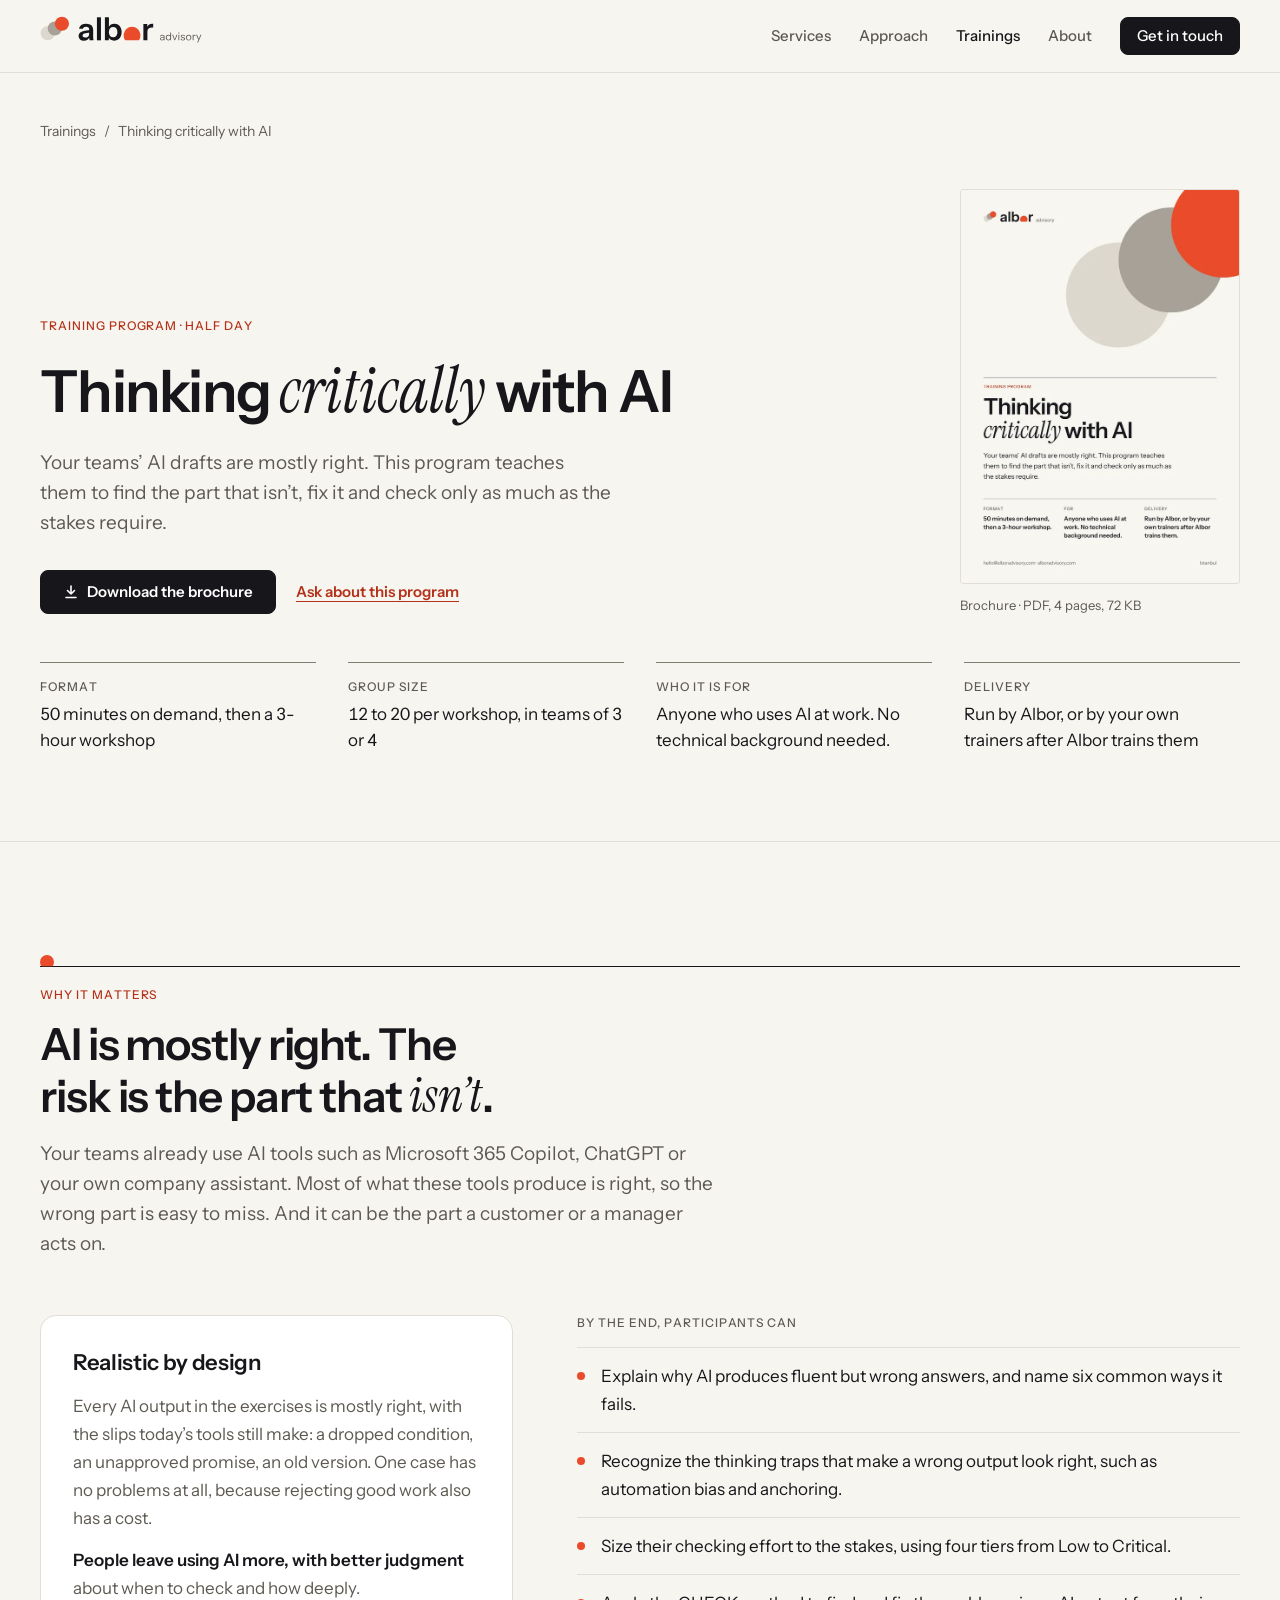
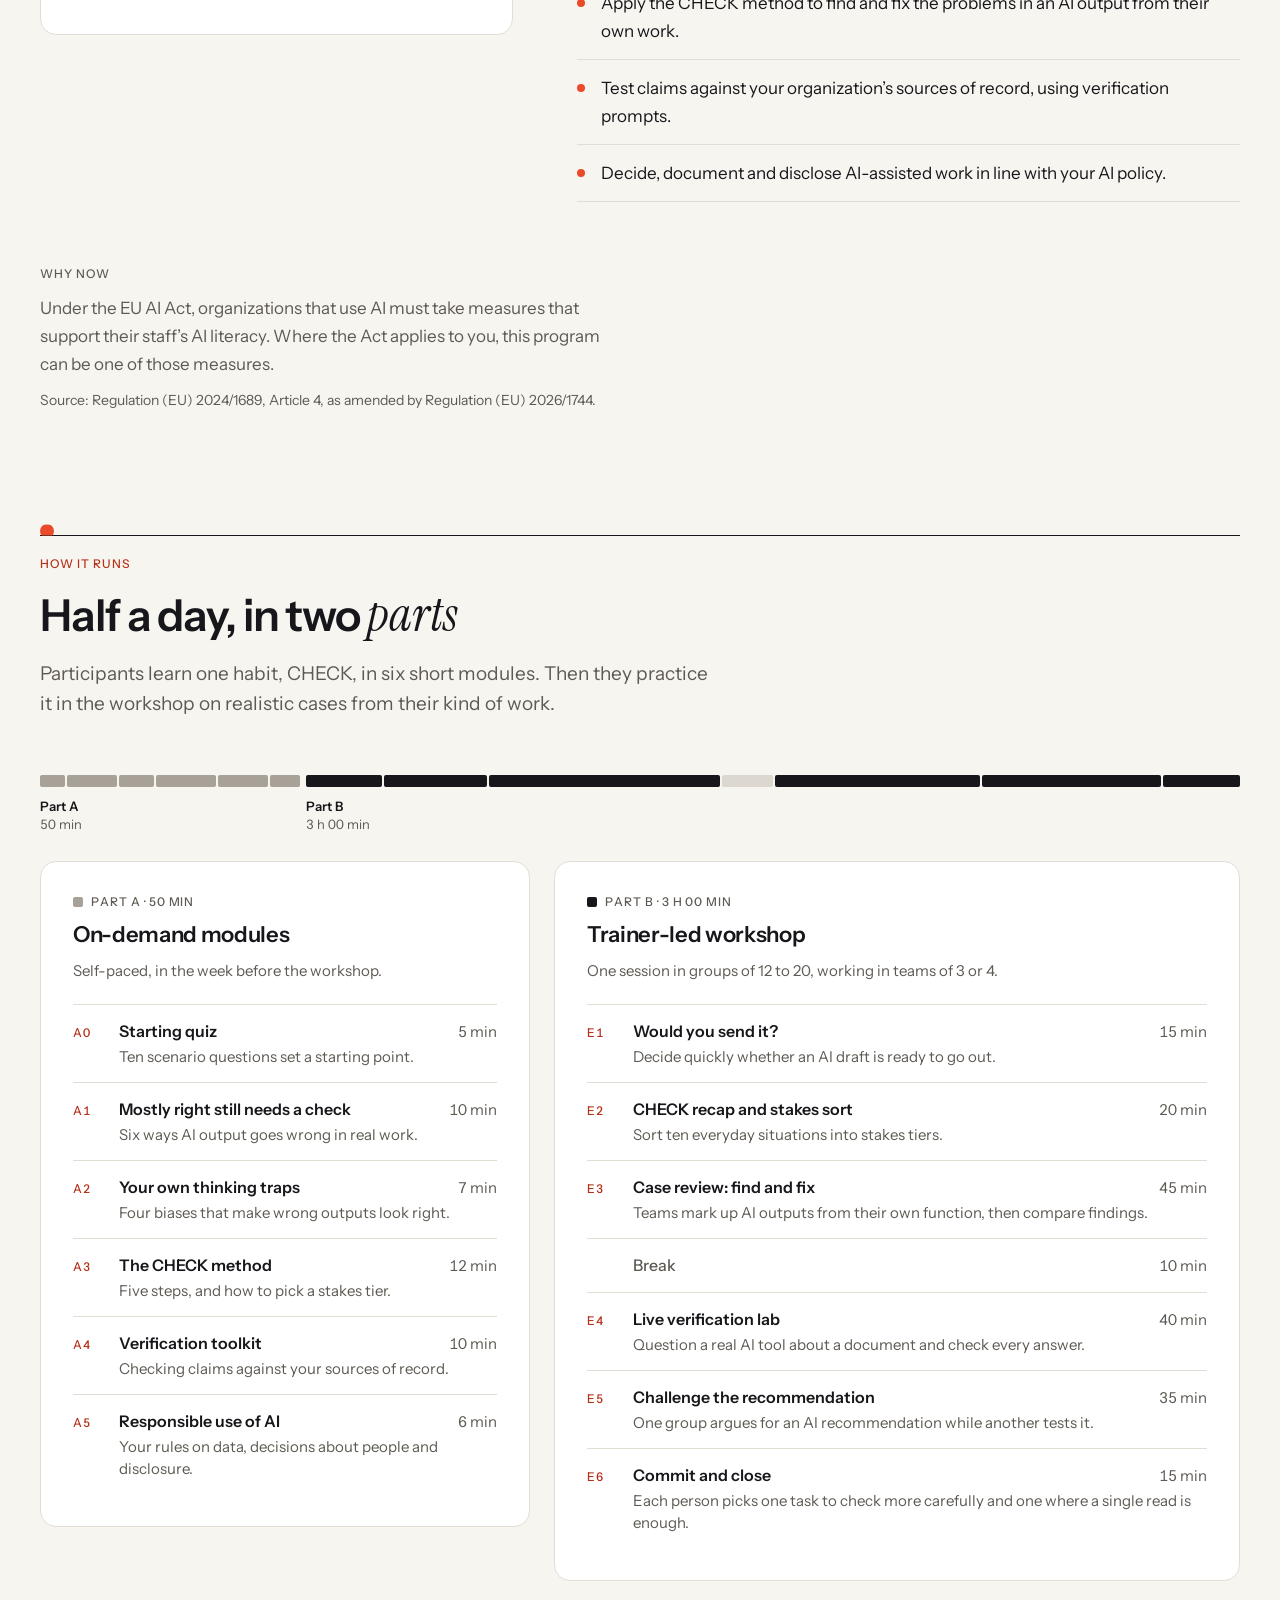
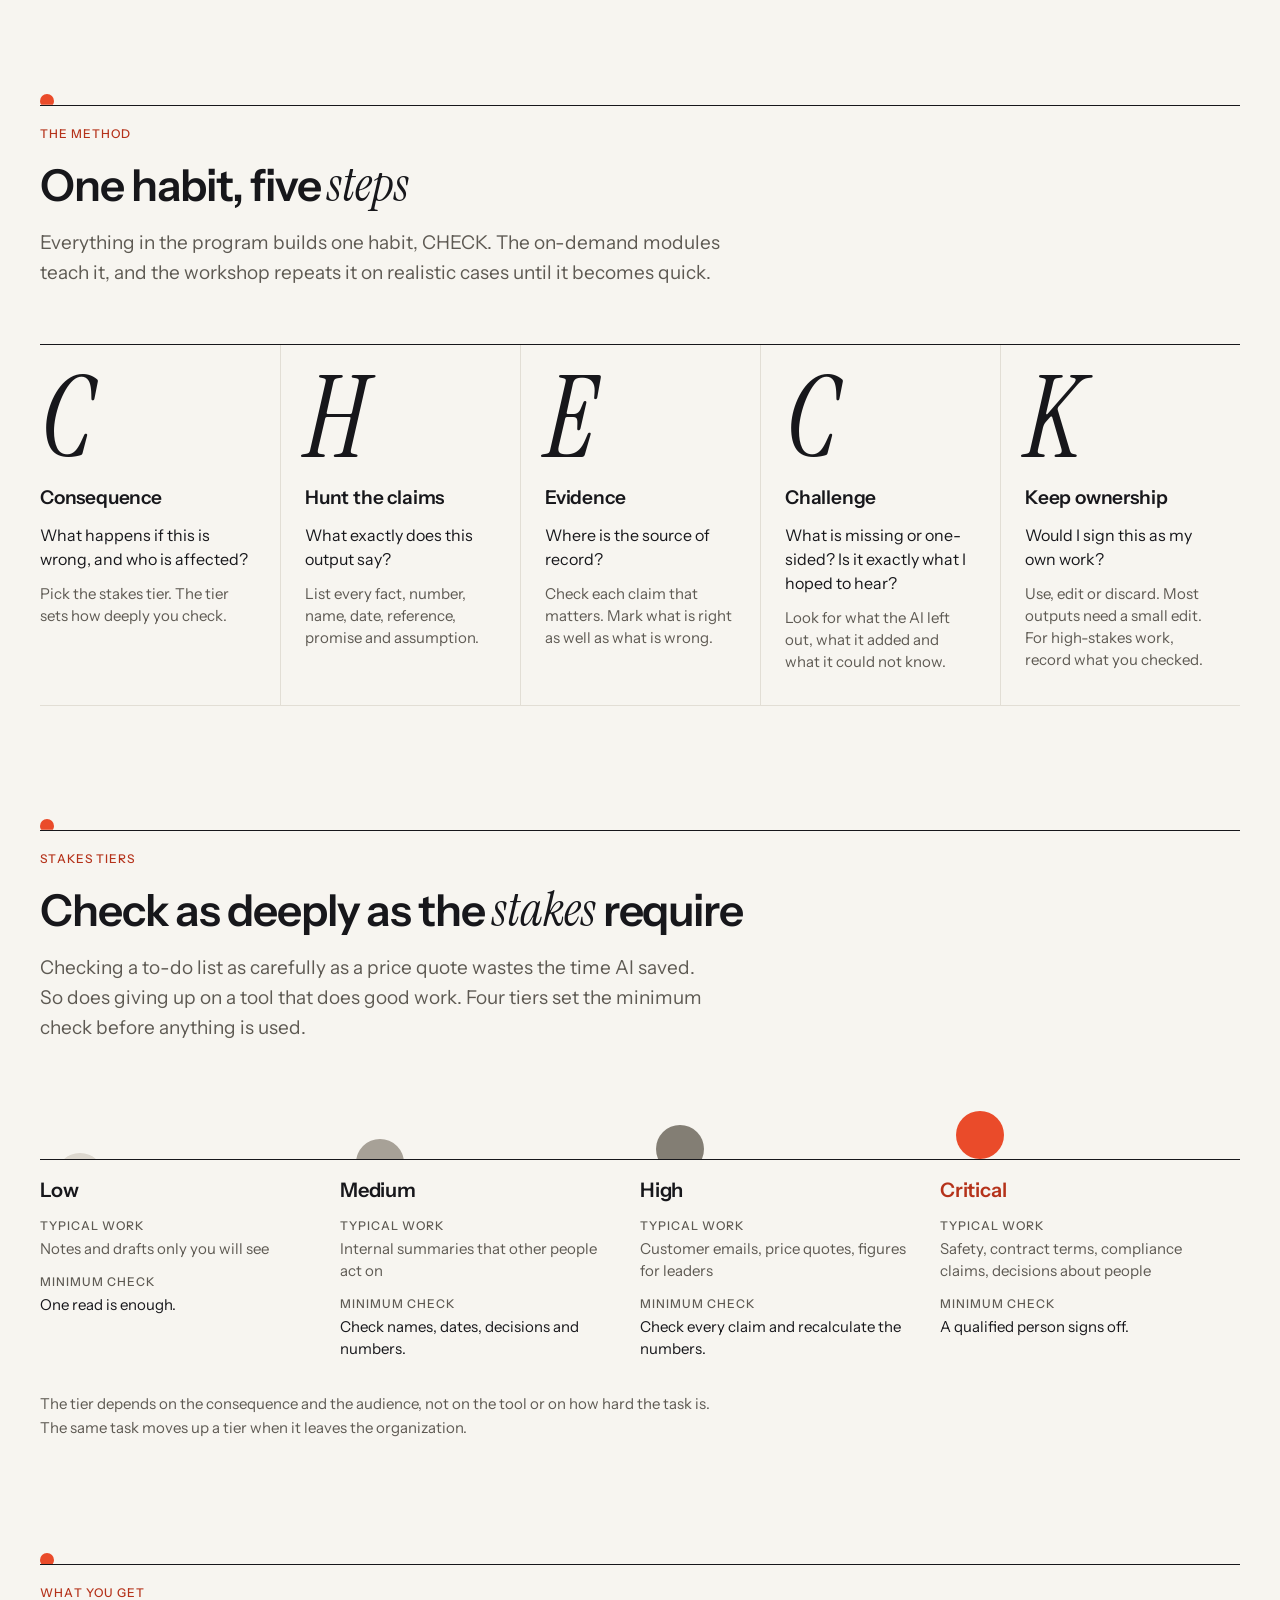
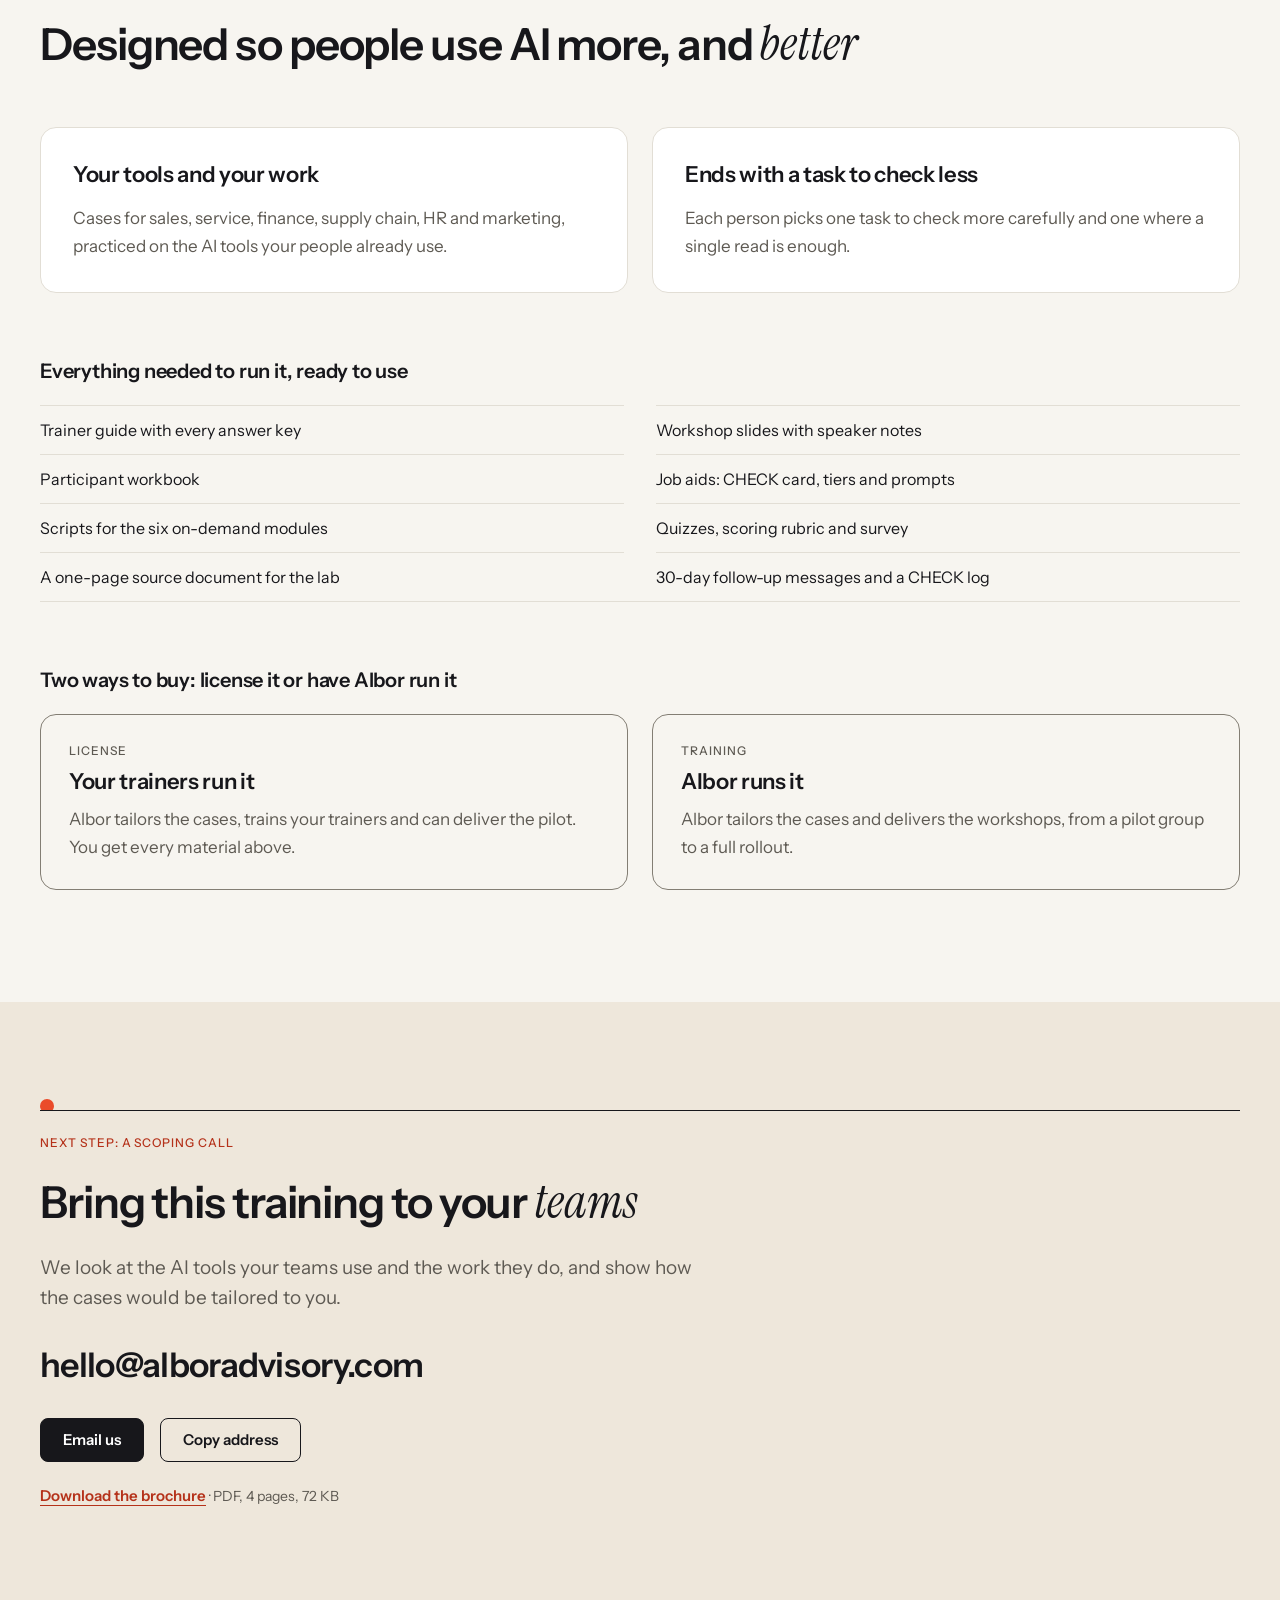
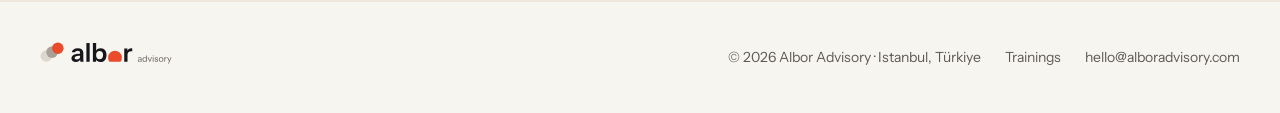
<file: trainings/thinking-critically-with-ai.html>
<!doctype html>
<html lang="en">
<head>
<meta charset="utf-8">
<meta name="viewport" content="width=device-width, initial-scale=1, viewport-fit=cover">
<title>Thinking critically with AI · Albor Advisory</title>
<meta name="description" content="A half-day program that teaches teams to check AI output, sized to what is at stake: 50 minutes on demand, then a 3-hour workshop on realistic cases from their own work.">
<link rel="canonical" href="https://alboradvisory.com/trainings/thinking-critically-with-ai">
<meta property="og:type" content="website">
<meta property="og:url" content="https://alboradvisory.com/trainings/thinking-critically-with-ai">
<meta property="og:title" content="Thinking critically with AI · Albor Advisory">
<meta property="og:description" content="A half-day program that teaches teams to check AI output, sized to what is at stake.">
<meta property="og:image" content="https://alboradvisory.com/og-image.png">
<meta property="og:image:width" content="1200">
<meta property="og:image:height" content="630">
<meta name="twitter:card" content="summary_large_image">
<meta name="theme-color" content="#F7F5F0" media="(prefers-color-scheme: light)">
<meta name="theme-color" content="#121214" media="(prefers-color-scheme: dark)">
<link rel="icon" href="/favicon.svg" type="image/svg+xml">
<link rel="icon" href="/favicon-32.png" sizes="32x32" type="image/png">
<link rel="apple-touch-icon" href="/apple-touch-icon.png">
<link rel="stylesheet" href="/trainings/trainings.css">
<script type="application/ld+json">
{"@context": "https://schema.org", "@type": "Course", "name": "Thinking critically with AI",
 "url": "https://alboradvisory.com/trainings/thinking-critically-with-ai",
 "description": "A half-day blended program (50 minutes on demand and a 3-hour workshop) that teaches people to assess AI output with the five-step CHECK method, sized to what is at stake.",
 "inLanguage": "en", "timeRequired": "PT3H50M",
 "provider": {"@type": "Organization", "name": "Albor Advisory", "url": "https://alboradvisory.com/"}}
</script>
</head>
<body>
<a class="skip" href="#main">Skip to content</a>

<header class="site-header">
  <div class="wrap">
    <a class="brand" href="/" aria-label="Albor Advisory, home page">
      <img class="logo-light" src="/assets/albor-lockup-light.svg" alt="Albor Advisory" width="163" height="32">
      <img class="logo-dark" src="/assets/albor-lockup-dark.svg" alt="Albor Advisory" width="163" height="32">
    </a>
    <nav class="nav" aria-label="Main">
      <a class="nav__link" href="/#services">Services</a>
      <a class="nav__link" href="/#approach">Approach</a>
      <a class="nav__link is-current" href="/trainings/">Trainings</a>
      <a class="nav__link" href="/#about">About</a>
      <a class="btn btn--primary btn--sm" href="#contact">Get in touch</a>
    </nav>
  </div>
</header>

<main id="main">
  <section class="phero" aria-labelledby="hero-title">
    <div class="wrap">
      <nav class="crumbs" aria-label="Breadcrumb"><a href="/trainings/">Trainings</a><span aria-hidden="true">/</span><span aria-current="page">Thinking critically with AI</span></nav>
      <div class="phero__grid">
        <div class="phero__text">
          <p class="eyebrow">Training program · Half day</p>
          <h1 id="hero-title">Thinking <em>critically</em> with AI</h1>
          <p class="lead">Your teams’ AI drafts are mostly right. This program teaches them to find the part that isn’t, fix it and check only as much as the stakes require.</p>
          <div class="phero__actions">
            <a class="btn btn--primary" href="/trainings/brochures/albor-advisory-thinking-critically-with-ai.pdf" download><svg viewBox="0 0 16 16" aria-hidden="true" focusable="false"><path d="M8 2v8M4.5 6.5 8 10l3.5-3.5M3 13.5h10" fill="none" stroke="currentColor" stroke-width="1.6" stroke-linecap="round" stroke-linejoin="round"/></svg>Download the brochure</a>
            <a class="link" href="#contact">Ask about this program</a>
          </div>
        </div>
        <figure class="cover">
          <a href="/trainings/brochures/albor-advisory-thinking-critically-with-ai.pdf" download aria-label="Download the brochure, PDF, 4 pages"><img src="/trainings/img/thinking-critically-with-ai-cover.webp" alt="Brochure cover for Thinking critically with AI" width="640" height="905"></a>
          <figcaption>Brochure · PDF, 4 pages, 72 KB</figcaption>
        </figure>
      </div>
      <dl class="facts">
        <div><dt class="label">Format</dt><dd>50 minutes on demand, then a 3-hour workshop</dd></div>
        <div><dt class="label">Group size</dt><dd>12 to 20 per workshop, in teams of 3 or 4</dd></div>
        <div><dt class="label">Who it is for</dt><dd>Anyone who uses AI at work. No technical background needed.</dd></div>
        <div><dt class="label">Delivery</dt><dd>Run by Albor, or by your own trainers after Albor trains them</dd></div>
      </dl>
    </div>
  </section>

  <section class="section" id="program" aria-labelledby="program-title">
    <div class="wrap">
      <div class="section__head">
        <span class="rule" aria-hidden="true"></span>
        <p class="eyebrow">Why it matters</p>
        <h2 class="h2" id="program-title">AI is mostly right. The risk is the part that <em>isn’t</em>.</h2>
        <p class="lead">Your teams already use AI tools such as Microsoft 365 Copilot, ChatGPT or your own company assistant. Most of what these tools produce is right, so the wrong part is easy to miss. And it can be the part a customer or a manager acts on.</p>
      </div>
      <div class="program-grid">
        <div class="card">
          <h3>Realistic by design</h3>
          <p>Every AI output in the exercises is mostly right, with the slips today’s tools still make: a dropped condition, an unapproved promise, an old version. One case has no problems at all, because rejecting good work also has a cost.</p>
          <p><strong>People leave using AI more, with better judgment</strong> about when to check and how deeply.</p>
        </div>
        <div class="outcomes">
          <h3 class="label">By the end, participants can</h3>
          <ul>
            <li>Explain why AI produces fluent but wrong answers, and name six common ways it fails.</li>
            <li>Recognize the thinking traps that make a wrong output look right, such as automation bias and anchoring.</li>
            <li>Size their checking effort to the stakes, using four tiers from Low to Critical.</li>
            <li>Apply the CHECK method to find and fix the problems in an AI output from their own work.</li>
            <li>Test claims against your organization’s sources of record, using verification prompts.</li>
            <li>Decide, document and disclose AI-assisted work in line with your AI policy.</li>
          </ul>
        </div>
      </div>
      <div class="split split--after">
        <div>
          <p class="label">Why now</p>
          <p>Under the EU AI Act, organizations that use AI must take measures that support their staff’s AI literacy. Where the Act applies to you, this program can be one of those measures.</p>
          <p class="note">Source: Regulation (EU) 2024/1689, Article 4, as amended by Regulation (EU) 2026/1744.</p>
        </div>
      </div>
    </div>
  </section>

  <section class="section" id="format" aria-labelledby="format-title">
    <div class="wrap">
      <div class="section__head">
        <span class="rule" aria-hidden="true"></span>
        <p class="eyebrow">How it runs</p>
        <h2 class="h2" id="format-title">Half a day, in two <em>parts</em></h2>
        <p class="lead">Participants learn one habit, CHECK, in six short modules. Then they practice it in the workshop on realistic cases from their kind of work.</p>
      </div>

      <!-- drawn to scale: each segment's flex-grow is its length in minutes -->
      <div class="timeline" style="grid-template-columns: 50fr 180fr" role="img" aria-label="Program timeline: 50 minutes of on-demand modules, then a 3-hour workshop">
        <div class="timeline__part">
          <div class="timeline__segs">
            <span class="seg seg--a" style="flex-grow:5"></span><span class="seg seg--a" style="flex-grow:10"></span><span class="seg seg--a" style="flex-grow:7"></span><span class="seg seg--a" style="flex-grow:12"></span><span class="seg seg--a" style="flex-grow:10"></span><span class="seg seg--a" style="flex-grow:6"></span>
          </div>
          <p class="timeline__label"><b>Part A</b>50 min</p>
        </div>
        <div class="timeline__part">
          <div class="timeline__segs">
            <span class="seg" style="flex-grow:15"></span><span class="seg" style="flex-grow:20"></span><span class="seg" style="flex-grow:45"></span><span class="seg seg--break" style="flex-grow:10"></span><span class="seg" style="flex-grow:40"></span><span class="seg" style="flex-grow:35"></span><span class="seg" style="flex-grow:15"></span>
          </div>
          <p class="timeline__label"><b>Part B</b>3 h 00 min</p>
        </div>
      </div>

      <div class="parts">
        <article class="part">
          <p class="part__kicker"><span class="swatch swatch--a" aria-hidden="true"></span><span class="label">Part A · 50 min</span></p>
          <h3>On-demand modules</h3>
          <p class="part__meta">Self-paced, in the week before the workshop.</p>
          <ol class="agenda">
            <li><span class="agenda__code">A0</span><span class="agenda__name">Starting quiz</span><span class="agenda__min">5 min</span><span class="agenda__desc">Ten scenario questions set a starting point.</span></li>
            <li><span class="agenda__code">A1</span><span class="agenda__name">Mostly right still needs a check</span><span class="agenda__min">10 min</span><span class="agenda__desc">Six ways AI output goes wrong in real work.</span></li>
            <li><span class="agenda__code">A2</span><span class="agenda__name">Your own thinking traps</span><span class="agenda__min">7 min</span><span class="agenda__desc">Four biases that make wrong outputs look right.</span></li>
            <li><span class="agenda__code">A3</span><span class="agenda__name">The CHECK method</span><span class="agenda__min">12 min</span><span class="agenda__desc">Five steps, and how to pick a stakes tier.</span></li>
            <li><span class="agenda__code">A4</span><span class="agenda__name">Verification toolkit</span><span class="agenda__min">10 min</span><span class="agenda__desc">Checking claims against your sources of record.</span></li>
            <li><span class="agenda__code">A5</span><span class="agenda__name">Responsible use of AI</span><span class="agenda__min">6 min</span><span class="agenda__desc">Your rules on data, decisions about people and disclosure.</span></li>
          </ol>
        </article>
        <article class="part">
          <p class="part__kicker"><span class="swatch" aria-hidden="true"></span><span class="label">Part B · 3 h 00 min</span></p>
          <h3>Trainer-led workshop</h3>
          <p class="part__meta">One session in groups of 12 to 20, working in teams of 3 or 4.</p>
          <ol class="agenda">
            <li><span class="agenda__code">E1</span><span class="agenda__name">Would you send it?</span><span class="agenda__min">15 min</span><span class="agenda__desc">Decide quickly whether an AI draft is ready to go out.</span></li>
            <li><span class="agenda__code">E2</span><span class="agenda__name">CHECK recap and stakes sort</span><span class="agenda__min">20 min</span><span class="agenda__desc">Sort ten everyday situations into stakes tiers.</span></li>
            <li><span class="agenda__code">E3</span><span class="agenda__name">Case review: find and fix</span><span class="agenda__min">45 min</span><span class="agenda__desc">Teams mark up AI outputs from their own function, then compare findings.</span></li>
            <li class="is-break"><span class="agenda__code"></span><span class="agenda__name">Break</span><span class="agenda__min">10 min</span></li>
            <li><span class="agenda__code">E4</span><span class="agenda__name">Live verification lab</span><span class="agenda__min">40 min</span><span class="agenda__desc">Question a real AI tool about a document and check every answer.</span></li>
            <li><span class="agenda__code">E5</span><span class="agenda__name">Challenge the recommendation</span><span class="agenda__min">35 min</span><span class="agenda__desc">One group argues for an AI recommendation while another tests it.</span></li>
            <li><span class="agenda__code">E6</span><span class="agenda__name">Commit and close</span><span class="agenda__min">15 min</span><span class="agenda__desc">Each person picks one task to check more carefully and one where a single read is enough.</span></li>
          </ol>
        </article>
      </div>
    </div>
  </section>

  <section class="section" id="method" aria-labelledby="method-title">
    <div class="wrap">
      <div class="section__head">
        <span class="rule" aria-hidden="true"></span>
        <p class="eyebrow">The method</p>
        <h2 class="h2" id="method-title">One habit, five <em>steps</em></h2>
        <p class="lead">Everything in the program builds one habit, CHECK. The on-demand modules teach it, and the workshop repeats it on realistic cases until it becomes quick.</p>
      </div>
      <ol class="check" aria-label="The CHECK method">
        <li class="check__step"><span class="check__letter" aria-hidden="true">C</span><h3 class="check__name">Consequence</h3><p class="check__ask">What happens if this is wrong, and who is affected?</p><p class="check__do">Pick the stakes tier. The tier sets how deeply you check.</p></li>
        <li class="check__step"><span class="check__letter" aria-hidden="true">H</span><h3 class="check__name">Hunt the claims</h3><p class="check__ask">What exactly does this output say?</p><p class="check__do">List every fact, number, name, date, reference, promise and assumption.</p></li>
        <li class="check__step"><span class="check__letter" aria-hidden="true">E</span><h3 class="check__name">Evidence</h3><p class="check__ask">Where is the source of record?</p><p class="check__do">Check each claim that matters. Mark what is right as well as what is wrong.</p></li>
        <li class="check__step"><span class="check__letter" aria-hidden="true">C</span><h3 class="check__name">Challenge</h3><p class="check__ask">What is missing or one-sided? Is it exactly what I hoped to hear?</p><p class="check__do">Look for what the AI left out, what it added and what it could not know.</p></li>
        <li class="check__step"><span class="check__letter" aria-hidden="true">K</span><h3 class="check__name">Keep ownership</h3><p class="check__ask">Would I sign this as my own work?</p><p class="check__do">Use, edit or discard. Most outputs need a small edit. For high-stakes work, record what you checked.</p></li>
      </ol>
    </div>
  </section>

  <section class="section" id="tiers" aria-labelledby="tiers-title">
    <div class="wrap">
      <div class="section__head">
        <span class="rule" aria-hidden="true"></span>
        <p class="eyebrow">Stakes tiers</p>
        <h2 class="h2" id="tiers-title">Check as deeply as the <em>stakes</em> require</h2>
        <p class="lead">Checking a to-do list as carefully as a price quote wastes the time AI saved. So does giving up on a tool that does good work. Four tiers set the minimum check before anything is used.</p>
      </div>
      <div class="tiers">
        <div class="tier">
          <div class="tier__sky"><svg viewBox="0 0 120 60" aria-hidden="true" focusable="false"><circle class="t1" cx="40" cy="78" r="24"/></svg></div>
          <div class="tier__body">
            <h3 class="tier__name">Low</h3>
            <dl>
              <div><dt class="label">Typical work</dt><dd class="muted">Notes and drafts only you will see</dd></div>
              <div><dt class="label">Minimum check</dt><dd>One read is enough.</dd></div>
            </dl>
          </div>
        </div>
        <div class="tier">
          <div class="tier__sky"><svg viewBox="0 0 120 60" aria-hidden="true" focusable="false"><circle class="t2" cx="40" cy="64" r="24"/></svg></div>
          <div class="tier__body">
            <h3 class="tier__name">Medium</h3>
            <dl>
              <div><dt class="label">Typical work</dt><dd class="muted">Internal summaries that other people act on</dd></div>
              <div><dt class="label">Minimum check</dt><dd>Check names, dates, decisions and numbers.</dd></div>
            </dl>
          </div>
        </div>
        <div class="tier">
          <div class="tier__sky"><svg viewBox="0 0 120 60" aria-hidden="true" focusable="false"><circle class="t3" cx="40" cy="50" r="24"/></svg></div>
          <div class="tier__body">
            <h3 class="tier__name">High</h3>
            <dl>
              <div><dt class="label">Typical work</dt><dd class="muted">Customer emails, price quotes, figures for leaders</dd></div>
              <div><dt class="label">Minimum check</dt><dd>Check every claim and recalculate the numbers.</dd></div>
            </dl>
          </div>
        </div>
        <div class="tier tier--critical">
          <div class="tier__sky"><svg viewBox="0 0 120 60" aria-hidden="true" focusable="false"><circle class="t4" cx="40" cy="36" r="24"/></svg></div>
          <div class="tier__body">
            <h3 class="tier__name">Critical</h3>
            <dl>
              <div><dt class="label">Typical work</dt><dd class="muted">Safety, contract terms, compliance claims, decisions about people</dd></div>
              <div><dt class="label">Minimum check</dt><dd>A qualified person signs off.</dd></div>
            </dl>
          </div>
        </div>
      </div>
      <p class="tiers__rules">The tier depends on the consequence and the audience, not on the tool or on how hard the task is. The same task moves up a tier when it leaves the organization.</p>
    </div>
  </section>

  <section class="section" id="get" aria-labelledby="get-title">
    <div class="wrap">
      <div class="section__head">
        <span class="rule" aria-hidden="true"></span>
        <p class="eyebrow">What you get</p>
        <h2 class="h2" id="get-title">Designed so people use AI more, and <em>better</em></h2>
      </div>
      <div class="cards">
        <article class="card">
          <h3>Your tools and your work</h3>
          <p>Cases for sales, service, finance, supply chain, HR and marketing, practiced on the AI tools your people already use.</p>
        </article>
        <article class="card">
          <h3>Ends with a task to check less</h3>
          <p>Each person picks one task to check more carefully and one where a single read is enough.</p>
        </article>
      </div>

      <h3 class="subhead">Everything needed to run it, ready to use</h3>
      <ul class="materials">
        <li>Trainer guide with every answer key</li>
        <li>Workshop slides with speaker notes</li>
        <li>Participant workbook</li>
        <li>Job aids: CHECK card, tiers and prompts</li>
        <li>Scripts for the six on-demand modules</li>
        <li>Quizzes, scoring rubric and survey</li>
        <li>A one-page source document for the lab</li>
        <li>30-day follow-up messages and a CHECK log</li>
      </ul>

      <h3 class="subhead">Two ways to buy: license it or have Albor run it</h3>
      <div class="buy">
        <div>
          <p class="label">License</p>
          <h3>Your trainers run it</h3>
          <p>Albor tailors the cases, trains your trainers and can deliver the pilot. You get every material above.</p>
        </div>
        <div>
          <p class="label">Training</p>
          <h3>Albor runs it</h3>
          <p>Albor tailors the cases and delivers the workshops, from a pilot group to a full rollout.</p>
        </div>
      </div>
    </div>
  </section>

  <section class="contact" id="contact" aria-labelledby="contact-title">
    <div class="wrap">
      <span class="rule" aria-hidden="true"></span>
      <p class="eyebrow">Next step: a scoping call</p>
      <h2 class="h2" id="contact-title">Bring this training to your <em>teams</em></h2>
      <p class="lead">We look at the AI tools your teams use and the work they do, and show how the cases would be tailored to you.</p>
      <div class="contact__mail">
        <span class="contact__addr" id="addr">hello@alboradvisory.com</span>
      </div>
      <div class="contact__mail">
        <a class="btn btn--primary" href="mailto:hello@alboradvisory.com?subject=Thinking%20critically%20with%20AI">Email us</a>
        <button class="btn" type="button" id="copy">Copy address</button>
        <span class="contact__note" id="copy-note" role="status"></span>
      </div>
      <p class="contact__note"><a class="link" href="/trainings/brochures/albor-advisory-thinking-critically-with-ai.pdf" download>Download the brochure</a> · PDF, 4 pages, 72 KB</p>
    </div>
  </section>
</main>

<footer class="site-footer">
  <div class="wrap">
    <a href="/" aria-label="Albor Advisory, home page">
      <img class="logo-light" src="/assets/albor-lockup-light.svg" alt="Albor Advisory" width="132" height="26">
      <img class="logo-dark" src="/assets/albor-lockup-dark.svg" alt="Albor Advisory" width="132" height="26">
    </a>
    <div class="foot-meta">
      <p>© 2026 Albor Advisory · Istanbul, Türkiye</p>
      <a href="/trainings/">Trainings</a>
      <a href="mailto:hello@alboradvisory.com">hello@alboradvisory.com</a>
    </div>
  </div>
</footer>

<script src="/trainings/trainings.js" defer></script>
</body>
</html>
</file>
<file: trainings/trainings.css>
/* Trainings: the home page's editorial column on a 1200px grid; program pages lead with the brochure cover; one linen band for contact. */
:root {
  --ground: #F7F5F0; --raised: #FFFFFF; --sunk: #EFECE5; --rule: #E2DED5; --rule-strong: #837E74;
  --ink: #17171B; --ink-muted: #5E5A53; --on-ink: #FFFFFF;
  --sun: #EA4B2A; --sun-text: #B5321A; --sun-soft: #FCE4DC;
  --dawn-1: #DDD8CF; --dawn-2: #A7A197; --stone: #E9E5DD; --linen: #EEE7DB;
  --font-sans: "Instrument Sans", "Helvetica Neue", "Segoe UI", Arial, sans-serif;
  --font-serif: "Instrument Serif", Georgia, "Times New Roman", serif;
  --max: 1200px; --measure: 680px; --gutter: clamp(20px, 4vw, 40px);
  --ease: cubic-bezier(.2, .7, .2, 1);
}
@media (prefers-color-scheme: dark) {
  :root:not([data-theme="light"]) {
    --ground: #121214; --raised: #1B1B1F; --sunk: #232328; --rule: #34343A; --rule-strong: #7F7F87;
    --ink: #F4F2EE; --ink-muted: #ABA8A2; --on-ink: #121214;
    --sun: #F05A3A; --sun-text: #FF8A70; --sun-soft: #3A1E17;
    --dawn-1: #4D4A44; --dawn-2: #8A857C; --stone: #26262B; --linen: #24221F;
    color-scheme: dark;
  }
}
:root[data-theme="dark"] {
  --ground: #121214; --raised: #1B1B1F; --sunk: #232328; --rule: #34343A; --rule-strong: #7F7F87;
  --ink: #F4F2EE; --ink-muted: #ABA8A2; --on-ink: #121214;
  --sun: #F05A3A; --sun-text: #FF8A70; --sun-soft: #3A1E17;
  --dawn-1: #4D4A44; --dawn-2: #8A857C; --stone: #26262B; --linen: #24221F;
  color-scheme: dark;
}

@font-face { font-family: "Instrument Sans"; src: url("/fonts/InstrumentSans-Regular.woff2") format("woff2"); font-weight: 400; font-style: normal; font-display: swap; }
@font-face { font-family: "Instrument Sans"; src: url("/fonts/InstrumentSans-Medium.woff2") format("woff2"); font-weight: 500; font-style: normal; font-display: swap; }
@font-face { font-family: "Instrument Sans"; src: url("/fonts/InstrumentSans-SemiBold.woff2") format("woff2"); font-weight: 600; font-style: normal; font-display: swap; }
@font-face { font-family: "Instrument Serif"; src: url("/fonts/InstrumentSerif-Regular.woff2") format("woff2"); font-weight: 400; font-style: normal; font-display: swap; }
@font-face { font-family: "Instrument Serif"; src: url("/fonts/InstrumentSerif-Italic.woff2") format("woff2"); font-weight: 400; font-style: italic; font-display: swap; }

*, *::before, *::after { box-sizing: border-box; }
html { scroll-behavior: smooth; scroll-padding-top: 88px; }
@media (prefers-reduced-motion: reduce) { html { scroll-behavior: auto; } }
body { margin: 0; background: var(--ground); color: var(--ink); font-family: var(--font-sans); font-size: 17px; line-height: 28px; -webkit-font-smoothing: antialiased; text-rendering: optimizeLegibility; }
body::before { content: ""; position: fixed; inset: 0 0 auto; height: env(safe-area-inset-top, 0px); z-index: 10; background: var(--ground); }
img, svg { max-width: 100%; }
a { color: inherit; }
p { margin: 0; }
h1, h2, h3, h4 { margin: 0; font-weight: 600; text-wrap: balance; }
em { font-family: var(--font-serif); font-style: italic; font-weight: 400; font-size: 1.08em; letter-spacing: 0; }
:focus-visible { outline: 2px solid var(--ink); outline-offset: 3px; }
.skip { position: absolute; left: -9999px; top: 0; }
.skip:focus { left: max(16px, env(safe-area-inset-left, 0px)); top: 12px; z-index: 30; background: var(--ink); color: var(--on-ink); padding: 8px 14px; border-radius: 8px; text-decoration: none; }

.wrap { max-width: calc(var(--max) + 2 * var(--gutter)); margin: 0 auto; padding-left: max(var(--gutter), env(safe-area-inset-left, 0px)); padding-right: max(var(--gutter), env(safe-area-inset-right, 0px)); }

/* Logo files are fixed-color: show the dark file on dark grounds */
.logo-dark { display: none; }
@media (prefers-color-scheme: dark) { :root:not([data-theme="light"]) .logo-light { display: none; } :root:not([data-theme="light"]) .logo-dark { display: block; } }
:root[data-theme="dark"] .logo-light { display: none; }
:root[data-theme="dark"] .logo-dark { display: block; }

/* Header */
.site-header { position: sticky; top: env(safe-area-inset-top, 0px); z-index: 20; background: var(--ground); border-bottom: 1px solid var(--rule); }
.site-header .wrap { display: flex; align-items: center; justify-content: space-between; gap: 24px; height: 72px; }
.brand { display: block; flex: none; }
.brand img { height: 32px; width: auto; }
.nav { display: flex; align-items: center; gap: 28px; }
.nav a { font-size: 15px; line-height: 20px; font-weight: 500; text-decoration: none; color: var(--ink-muted); }
.nav a:hover, .nav a.is-current { color: var(--ink); }
.nav .btn { color: var(--on-ink); }
@media (max-width: 760px) { .nav .nav__link { display: none; } }

/* Buttons and links */
.btn { font-family: var(--font-sans); font-size: 15px; line-height: 20px; font-weight: 600; display: inline-flex; align-items: center; justify-content: center; gap: 8px; height: 44px; padding: 0 22px; border-radius: 8px; border: 1.5px solid var(--ink); background: transparent; color: var(--ink); cursor: pointer; text-decoration: none; white-space: nowrap; }
.btn:hover { background: var(--sunk); }
.btn--primary { background: var(--ink); color: var(--on-ink); }
.btn--primary:hover { background: var(--ink); opacity: .88; }
.btn--sm { height: 38px; padding: 0 16px; font-size: 14px; }
.btn svg { width: 16px; height: 16px; flex: none; }
.link { font-size: 15px; font-weight: 600; color: var(--sun-text); text-decoration: underline; text-underline-offset: 4px; text-decoration-thickness: 1px; }
.link:hover { text-decoration-thickness: 2px; }
.dl-meta { font-size: 13px; line-height: 18px; color: var(--ink-muted); font-variant-numeric: tabular-nums; }

/* Shared type */
.eyebrow { font-size: 12px; line-height: 16px; font-weight: 500; letter-spacing: .08em; text-transform: uppercase; color: var(--sun-text); }
.label { font-size: 12px; line-height: 16px; font-weight: 500; letter-spacing: .08em; text-transform: uppercase; color: var(--ink-muted); }
.rule { display: block; position: relative; height: 13px; overflow: hidden; }
.rule::before { content: ""; position: absolute; left: 0; right: 0; bottom: 0; height: 1px; background: var(--ink); }
.rule::after { content: ""; position: absolute; left: 0; bottom: -2px; width: 14px; height: 14px; border-radius: 50%; background: var(--sun); clip-path: inset(0 0 20% 0); }
.h2 { font-size: clamp(30px, 4.2vw, 44px); line-height: 1.14; letter-spacing: -.025em; max-width: 820px; }
.lead { font-size: 19px; line-height: 30px; color: var(--ink-muted); max-width: var(--measure); }
.note { font-size: 14px; line-height: 21px; color: var(--ink-muted); max-width: var(--measure); }
.para { font-size: 17px; line-height: 28px; color: var(--ink-muted); max-width: var(--measure); }
.lead, .para, .facts dd, .program__body > p, .calc__says, .pattern > p, .card p, .ways p, .split p { text-wrap: pretty; }
.section { padding-block: clamp(72px, 9vw, 112px) 0; }
.section__head { display: grid; gap: 16px; margin-bottom: clamp(40px, 5vw, 56px); }
.section__head .eyebrow { margin-top: 4px; }
.dots { margin: 0; padding: 0; list-style: none; display: grid; gap: 8px; }
.dots li { position: relative; padding-left: 20px; font-size: 16px; line-height: 24px; }
.dots li::before { content: ""; position: absolute; left: 0; top: 9px; width: 8px; height: 8px; border-radius: 50%; background: var(--sun); }
.split { display: grid; grid-template-columns: repeat(2, minmax(0, 1fr)); gap: clamp(32px, 5vw, 64px); }
.split > div { display: grid; gap: 12px; align-content: start; min-width: 0; }
.split h3 { font-size: 20px; line-height: 28px; letter-spacing: -.01em; }
.split p { color: var(--ink-muted); }
.split--after { margin-top: clamp(48px, 6vw, 64px); }
@media (max-width: 860px) { .split { grid-template-columns: 1fr; } }

/* Overview hero: the sequence rises off the right edge */
.hero { position: relative; overflow: hidden; border-bottom: 1px solid var(--rule); }
.hero__art { position: absolute; top: 0; right: 0; width: 38%; height: 100%; display: block; }
.hero__art .d1 { fill: var(--dawn-1); } .hero__art .d2 { fill: var(--dawn-2); } .hero__art .sun { fill: var(--sun); }
.hero__art circle { transform-box: fill-box; transform-origin: center; animation: frame .9s var(--ease) both; }
.hero__art .d2 { animation-delay: .18s; } .hero__art .sun { animation-delay: .36s; }
@keyframes frame { from { opacity: 0; transform: translate(-18px, 18px) scale(.9); } to { opacity: 1; transform: none; } }
@media (prefers-reduced-motion: reduce) { .hero__art circle { animation: none; } }
.hero__inner { position: relative; padding-block: clamp(56px, 8vw, 104px) clamp(56px, 7vw, 88px); }
.hero__text { max-width: 620px; display: grid; gap: 24px; }
.hero h1 { font-size: clamp(38px, 5.4vw, 58px); line-height: 1.06; letter-spacing: -.03em; }
.hero .lead { max-width: 560px; }
.hero__actions { display: flex; flex-wrap: wrap; align-items: center; gap: 16px 24px; margin-top: 8px; }
@media (max-width: 1080px) {
  .hero__art { position: static; width: 100%; height: clamp(120px, 26vw, 200px); }
  .hero__inner { padding-block: 24px 64px; }
}

/* Program hero: text, then the brochure cover as the download */
.crumbs { display: flex; flex-wrap: wrap; gap: 4px 8px; font-size: 14px; line-height: 20px; color: var(--ink-muted); }
.crumbs a { text-decoration: none; }
.crumbs a:hover { color: var(--ink); text-decoration: underline; }
.phero { border-bottom: 1px solid var(--rule); }
.phero .wrap { padding-block: clamp(32px, 4vw, 48px) clamp(56px, 7vw, 88px); display: grid; gap: clamp(32px, 4vw, 48px); }
.phero__grid { display: grid; grid-template-columns: minmax(0, 1fr) 280px; gap: clamp(32px, 6vw, 96px); align-items: end; }
.phero__text { display: grid; gap: 24px; min-width: 0; }
.phero h1 { font-size: clamp(38px, 5.4vw, 58px); line-height: 1.06; letter-spacing: -.03em; max-width: 760px; }
.phero .lead { max-width: 600px; }
.phero__actions { display: flex; flex-wrap: wrap; align-items: center; gap: 12px 20px; margin-top: 8px; }
.cover { margin: 0; display: grid; gap: 12px; justify-items: start; }
.cover a { display: block; line-height: 0; border: 1px solid var(--rule); border-radius: 3px; overflow: hidden; transition: transform .4s var(--ease); }
.cover a:hover { transform: translateY(-4px); }
@media (prefers-reduced-motion: reduce) { .cover a { transition: none; } .cover a:hover { transform: none; } }
.cover img { display: block; width: 100%; height: auto; aspect-ratio: 640 / 905; }
.cover figcaption { font-size: 13px; line-height: 18px; color: var(--ink-muted); }
@media (max-width: 860px) {
  .phero__grid { grid-template-columns: 1fr; align-items: start; }
  .cover { grid-template-columns: 120px minmax(0, 1fr); align-items: end; column-gap: 20px; }
}

/* Key facts */
.facts { display: grid; grid-template-columns: repeat(4, minmax(0, 1fr)); gap: 32px; margin: 0; }
.facts div { border-top: 1px solid var(--rule-strong); padding-top: 16px; display: grid; gap: 6px; align-content: start; min-width: 0; }
.facts dd { margin: 0; font-size: 17px; line-height: 26px; font-variant-numeric: tabular-nums; }
@media (max-width: 960px) { .facts { grid-template-columns: repeat(2, minmax(0, 1fr)); } }
@media (max-width: 560px) { .facts { grid-template-columns: 1fr; gap: 20px; } }

/* Overview: program cards */
.programs { display: grid; grid-template-columns: repeat(2, minmax(0, 1fr)); gap: 24px; }
.program { background: var(--raised); border: 1px solid var(--rule); border-radius: 16px; padding: 28px; display: grid; grid-template-columns: 120px minmax(0, 1fr); gap: 24px; align-items: start; }
.program__cover { display: block; line-height: 0; border: 1px solid var(--rule); border-radius: 3px; overflow: hidden; }
.program__cover img { display: block; width: 100%; height: auto; aspect-ratio: 640 / 905; }
.program__body { display: grid; gap: 12px; min-width: 0; }
.program h3 { font-size: 24px; line-height: 30px; letter-spacing: -.015em; }
.program h3 a { text-decoration: none; }
.program h3 a:hover { text-decoration: underline; text-underline-offset: 4px; text-decoration-thickness: 1px; }
.program__body > p { color: var(--ink-muted); font-size: 16px; line-height: 25px; }
.program dl { margin: 4px 0 0; display: grid; gap: 0; }
.program dl div { display: grid; grid-template-columns: 96px minmax(0, 1fr); gap: 12px; padding: 8px 0; border-top: 1px solid var(--rule); }
.program dl div:last-child { border-bottom: 1px solid var(--rule); }
.program dt { padding-top: 3px; }
.program dd { margin: 0; font-size: 15px; line-height: 22px; }
.program__actions { display: flex; flex-wrap: wrap; align-items: center; gap: 10px 16px; margin-top: 8px; }
@media (max-width: 1080px) { .programs { grid-template-columns: 1fr; } }
@media (max-width: 560px) { .program { grid-template-columns: 1fr; padding: 24px; } .program__cover { width: 112px; } }

/* Overview: three shared principles */
.ways { display: grid; grid-template-columns: repeat(3, minmax(0, 1fr)); gap: 32px; }
.ways div { border-top: 1px solid var(--rule-strong); padding-top: 20px; display: grid; gap: 10px; align-content: start; }
.ways h3 { font-size: 20px; line-height: 28px; letter-spacing: -.01em; }
.ways p { color: var(--ink-muted); }
@media (max-width: 860px) { .ways { grid-template-columns: 1fr; gap: 28px; } }

/* A raised note card */
.card { background: var(--raised); border: 1px solid var(--rule); border-radius: 16px; padding: 32px; display: grid; gap: 14px; align-content: start; min-width: 0; }
.card h3 { font-size: 22px; line-height: 30px; letter-spacing: -.015em; }
.card p { color: var(--ink-muted); }
.card p strong { color: var(--ink); font-weight: 600; }
.cards { display: grid; grid-template-columns: repeat(2, minmax(0, 1fr)); gap: 24px; }
@media (max-width: 860px) { .cards { grid-template-columns: 1fr; } .card { padding: 24px; } }

/* Outcomes */
.program-grid { display: grid; grid-template-columns: minmax(0, 5fr) minmax(0, 7fr); gap: clamp(32px, 5vw, 72px); align-items: start; }
.outcomes { display: grid; gap: 16px; min-width: 0; }
.outcomes ul { list-style: none; margin: 0; padding: 0; display: grid; }
.outcomes li { position: relative; border-top: 1px solid var(--rule); padding: 14px 0 14px 24px; }
.outcomes li:last-child { border-bottom: 1px solid var(--rule); }
.outcomes li::before { content: ""; position: absolute; left: 0; top: 24px; width: 8px; height: 8px; border-radius: 50%; background: var(--sun); }
.outcomes--two ul { grid-template-columns: repeat(2, minmax(0, 1fr)); column-gap: 32px; }
.outcomes--two li:nth-last-child(2) { border-bottom: 1px solid var(--rule); }
.tag { display: inline-block; margin-right: 6px; font-size: 12px; line-height: 16px; font-weight: 500; letter-spacing: .06em; text-transform: uppercase; color: var(--ink-muted); }
@media (max-width: 860px) {
  .program-grid { grid-template-columns: 1fr; }
  .outcomes--two ul { grid-template-columns: 1fr; }
  .outcomes--two li:nth-last-child(2) { border-bottom: 0; }
}

/* Timeline drawn to scale in minutes: each segment's flex-grow is its length */
.timeline { display: grid; gap: 6px; margin-bottom: 28px; }
.timeline__part { display: grid; gap: 10px; min-width: 0; }
.timeline__segs { display: flex; gap: 2px; height: 12px; }
.seg { flex-basis: 0; flex-shrink: 1; min-width: 2px; border-radius: 2px; background: var(--ink); }
.seg--a { background: var(--dawn-2); }
.seg--break { background: var(--dawn-1); }
.timeline__label { font-size: 13px; line-height: 18px; color: var(--ink-muted); font-variant-numeric: tabular-nums; }
.timeline__label b { display: block; color: var(--ink); font-weight: 600; }

/* Two parts, listed */
.parts { display: grid; grid-template-columns: minmax(0, 5fr) minmax(0, 7fr); gap: 24px; align-items: start; }
.part { background: var(--raised); border: 1px solid var(--rule); border-radius: 16px; padding: 32px; display: grid; gap: 10px; align-content: start; min-width: 0; }
.part__kicker { display: flex; align-items: center; gap: 8px; }
.swatch { width: 10px; height: 10px; border-radius: 2px; background: var(--ink); flex: none; }
.swatch--a { background: var(--dawn-2); }
.part h3 { font-size: 22px; line-height: 30px; letter-spacing: -.015em; }
.part__meta { font-size: 15px; line-height: 22px; color: var(--ink-muted); }
.agenda { list-style: none; margin: 12px 0 0; padding: 0; display: grid; }
.agenda li { display: grid; grid-template-columns: 34px minmax(0, 1fr) auto; column-gap: 12px; padding: 14px 0; border-top: 1px solid var(--rule); align-items: baseline; }
.agenda__code { font-size: 12px; line-height: 16px; font-weight: 500; letter-spacing: .06em; color: var(--sun-text); font-variant-numeric: tabular-nums; }
.agenda__name { font-size: 16px; line-height: 24px; font-weight: 600; }
.agenda__min { font-size: 15px; line-height: 24px; color: var(--ink-muted); font-variant-numeric: tabular-nums; white-space: nowrap; text-align: right; }
.agenda__desc { grid-column: 2 / 4; font-size: 15px; line-height: 22px; color: var(--ink-muted); margin-top: 2px; }
.agenda li.is-break .agenda__name { font-weight: 500; color: var(--ink-muted); }
.agenda--plain li { grid-template-columns: minmax(0, 1fr) auto; }
.agenda--plain .agenda__desc, .agenda--plain .fork { grid-column: 1 / 3; }
.part__foot { margin-top: 6px; font-size: 14px; line-height: 21px; color: var(--ink-muted); }
@media (max-width: 960px) { .parts { grid-template-columns: 1fr; } }
@media (max-width: 560px) { .part { padding: 24px; } }

/* Workshop 3 splits into two tracks */
.fork { grid-column: 2 / 4; display: grid; grid-template-columns: repeat(2, minmax(0, 1fr)); gap: 12px; margin-top: 10px; }
.fork div { border: 1px solid var(--rule); border-radius: 10px; padding: 12px 14px; display: grid; gap: 4px; align-content: start; }
.fork p { font-size: 15px; line-height: 22px; }
@media (max-width: 560px) { .fork { grid-template-columns: 1fr; } }

/* Ten foundation modules as a code list */
.modlist { list-style: none; margin: 12px 0 0; padding: 0; display: grid; }
.modlist li { display: grid; grid-template-columns: 34px minmax(0, 1fr); column-gap: 12px; padding: 10px 0; border-top: 1px solid var(--rule); align-items: baseline; font-size: 15px; line-height: 22px; }

/* CHECK spelled across the column */
.check { list-style: none; margin: 0; padding: 0; display: grid; grid-template-columns: repeat(5, minmax(0, 1fr)); border-top: 1px solid var(--ink); border-bottom: 1px solid var(--rule); }
.check__step { padding: 28px 24px 32px; display: grid; gap: 12px; align-content: start; min-width: 0; }
.check__step:first-child { padding-left: 0; }
.check__step + .check__step { border-left: 1px solid var(--rule); }
.check__letter { font-family: var(--font-serif); font-style: italic; font-weight: 400; font-size: clamp(72px, 9vw, 112px); line-height: .82; letter-spacing: -.02em; color: var(--ink); padding-bottom: 8px; }
.check__name { font-size: 19px; line-height: 26px; letter-spacing: -.01em; }
.check__ask { font-size: 16px; line-height: 24px; }
.check__do { font-size: 15px; line-height: 22px; color: var(--ink-muted); }
@media (max-width: 960px) {
  .check { grid-template-columns: 1fr; border-bottom: 0; }
  .check__step, .check__step:first-child { grid-template-columns: 64px minmax(0, 1fr); column-gap: 20px; row-gap: 6px; padding: 22px 0; border-bottom: 1px solid var(--rule); }
  .check__step + .check__step { border-left: 0; }
  .check__letter { grid-row: 1 / span 3; font-size: 64px; line-height: .9; padding-bottom: 0; }
}

/* Stakes tiers: the sun rises one step with each tier */
.tiers { display: grid; grid-template-columns: repeat(4, minmax(0, 1fr)); }
.tier { display: grid; align-content: start; min-width: 0; }
.tier__sky { border-bottom: 1px solid var(--ink); }
.tier__sky svg { display: block; width: 120px; height: 60px; }
.tier__sky .t1 { fill: var(--dawn-1); } .tier__sky .t2 { fill: var(--dawn-2); } .tier__sky .t3 { fill: var(--rule-strong); } .tier__sky .t4 { fill: var(--sun); }
.tier__body { padding: 16px 24px 0 0; display: grid; gap: 14px; }
.tier__name { font-size: 20px; line-height: 28px; letter-spacing: -.01em; }
.tier--critical .tier__name { color: var(--sun-text); }
.tier dl { margin: 0; display: grid; gap: 14px; }
.tier dl div { display: grid; gap: 4px; }
.tier dd { margin: 0; font-size: 15px; line-height: 22px; }
.tier dd.muted { color: var(--ink-muted); }
.tiers__rules { margin-top: 32px; font-size: 15px; line-height: 24px; color: var(--ink-muted); max-width: var(--measure); }
@media (max-width: 960px) { .tiers { grid-template-columns: repeat(2, minmax(0, 1fr)); row-gap: 40px; } }
@media (max-width: 560px) { .tiers { grid-template-columns: 1fr; row-gap: 32px; } .tier__body { padding-right: 0; } }

/* Market patterns: a schematic line for each */
.patterns { display: grid; grid-template-columns: repeat(3, minmax(0, 1fr)); gap: 24px; }
.pattern { background: var(--raised); border: 1px solid var(--rule); border-radius: 16px; padding: 24px; display: grid; gap: 12px; align-content: start; min-width: 0; }
.pattern svg { display: block; width: 100%; height: 64px; }
.pattern .axis { stroke: var(--rule-strong); stroke-width: 1; }
.pattern .path { fill: none; stroke: var(--ink); stroke-width: 2; stroke-linecap: round; stroke-linejoin: round; vector-effect: non-scaling-stroke; }
.pattern h3 { font-size: 20px; line-height: 28px; letter-spacing: -.01em; }
.pattern > p { font-size: 16px; line-height: 24px; }
.pattern__evidence { border-top: 1px solid var(--rule); padding-top: 12px; font-size: 14px; line-height: 21px; color: var(--ink-muted); font-variant-numeric: tabular-nums; }
.pattern__evidence cite { font-style: normal; display: block; margin-top: 4px; font-size: 13px; }
.patterns__note { margin-top: 20px; }
@media (max-width: 960px) { .patterns { grid-template-columns: 1fr; } .pattern { grid-template-columns: 160px minmax(0, 1fr); column-gap: 24px; } .pattern svg { grid-row: 1 / span 3; height: 56px; } }
@media (max-width: 560px) { .pattern { grid-template-columns: 1fr; } .pattern svg { grid-row: auto; } }

/* One deal, worked: a finance worksheet */
.worksheet { margin-top: clamp(48px, 6vw, 72px); border-top: 1px solid var(--ink); display: grid; grid-template-columns: repeat(2, minmax(0, 1fr)); }
.worksheet__head { grid-column: 1 / -1; display: flex; flex-wrap: wrap; justify-content: space-between; gap: 8px 24px; padding: 16px 0; border-bottom: 1px solid var(--rule); }
.worksheet__head h3 { font-size: 20px; line-height: 28px; letter-spacing: -.01em; }
.calc { padding: 24px 32px 28px 0; display: grid; gap: 12px; align-content: start; min-width: 0; }
.calc + .calc { padding: 24px 0 28px 32px; border-left: 1px solid var(--rule); }
.calc__big { font-family: var(--font-serif); font-size: clamp(56px, 7vw, 80px); line-height: 1; letter-spacing: -.01em; font-variant-numeric: tabular-nums; }
.calc__says { font-size: 17px; line-height: 26px; max-width: 420px; }
.calc table { width: 100%; border-collapse: collapse; margin-top: 4px; font-size: 15px; line-height: 22px; font-variant-numeric: tabular-nums; }
.calc th, .calc td { padding: 7px 0; border-top: 1px solid var(--rule); text-align: left; vertical-align: baseline; }
.calc th { font-weight: 400; color: var(--ink-muted); padding-right: 16px; }
.calc td { text-align: right; white-space: nowrap; }
.calc tr.total th, .calc tr.total td { border-top: 1px solid var(--ink); color: var(--ink); font-weight: 600; }
.calc__src { font-size: 13px; line-height: 18px; color: var(--ink-muted); }
@media (max-width: 760px) {
  .worksheet { grid-template-columns: 1fr; }
  .calc, .calc + .calc { padding: 24px 0; border-left: 0; }
  .calc + .calc { border-top: 1px solid var(--rule); }
}

/* Two ways to buy */
.buy { display: grid; grid-template-columns: repeat(2, minmax(0, 1fr)); gap: 24px; }
.buy div { border: 1.5px solid var(--rule-strong); border-radius: 16px; padding: 28px; display: grid; gap: 8px; align-content: start; }
.buy h3 { font-size: 22px; line-height: 30px; letter-spacing: -.015em; }
.buy p:last-child { color: var(--ink-muted); }
@media (max-width: 760px) { .buy { grid-template-columns: 1fr; } .buy div { padding: 24px; } }

/* Materials list in two ruled columns */
.materials { list-style: none; margin: 0; padding: 0; display: grid; grid-template-columns: repeat(2, minmax(0, 1fr)); column-gap: 32px; border-bottom: 1px solid var(--rule); }
.materials li { padding: 12px 0; border-top: 1px solid var(--rule); font-size: 16px; line-height: 24px; }
@media (max-width: 760px) { .materials { grid-template-columns: 1fr; } }
.subhead { font-size: 20px; line-height: 28px; letter-spacing: -.01em; margin: clamp(48px, 6vw, 64px) 0 20px; }
.subhead--first { margin-top: 0; }

/* Contact band */
.contact { background: var(--linen); margin-top: clamp(72px, 9vw, 112px); }
.contact .wrap { padding-block: clamp(64px, 8vw, 96px); display: grid; gap: 24px; }
.contact__mail { display: flex; flex-wrap: wrap; align-items: center; gap: 12px 16px; margin-top: 8px; }
.contact__addr { font-size: clamp(24px, 3.4vw, 34px); line-height: 1.2; font-weight: 600; letter-spacing: -.02em; user-select: all; overflow-wrap: anywhere; }
.contact__note { font-size: 14px; line-height: 20px; color: var(--ink-muted); min-height: 20px; }
.contact .btn:hover { background: var(--raised); }
.contact .btn--primary:hover { background: var(--ink); }

/* Footer */
.site-footer { padding-block: 40px calc(40px + env(safe-area-inset-bottom, 0px)); }
.site-footer .wrap { display: flex; flex-wrap: wrap; align-items: center; justify-content: space-between; gap: 20px 32px; }
.site-footer img { height: 26px; width: auto; }
.site-footer p, .site-footer a { font-size: 14px; line-height: 20px; color: var(--ink-muted); }
.site-footer a { text-decoration: none; }
.site-footer a:hover { color: var(--ink); text-decoration: underline; }
.foot-meta { display: flex; flex-wrap: wrap; gap: 8px 24px; }
</file>
